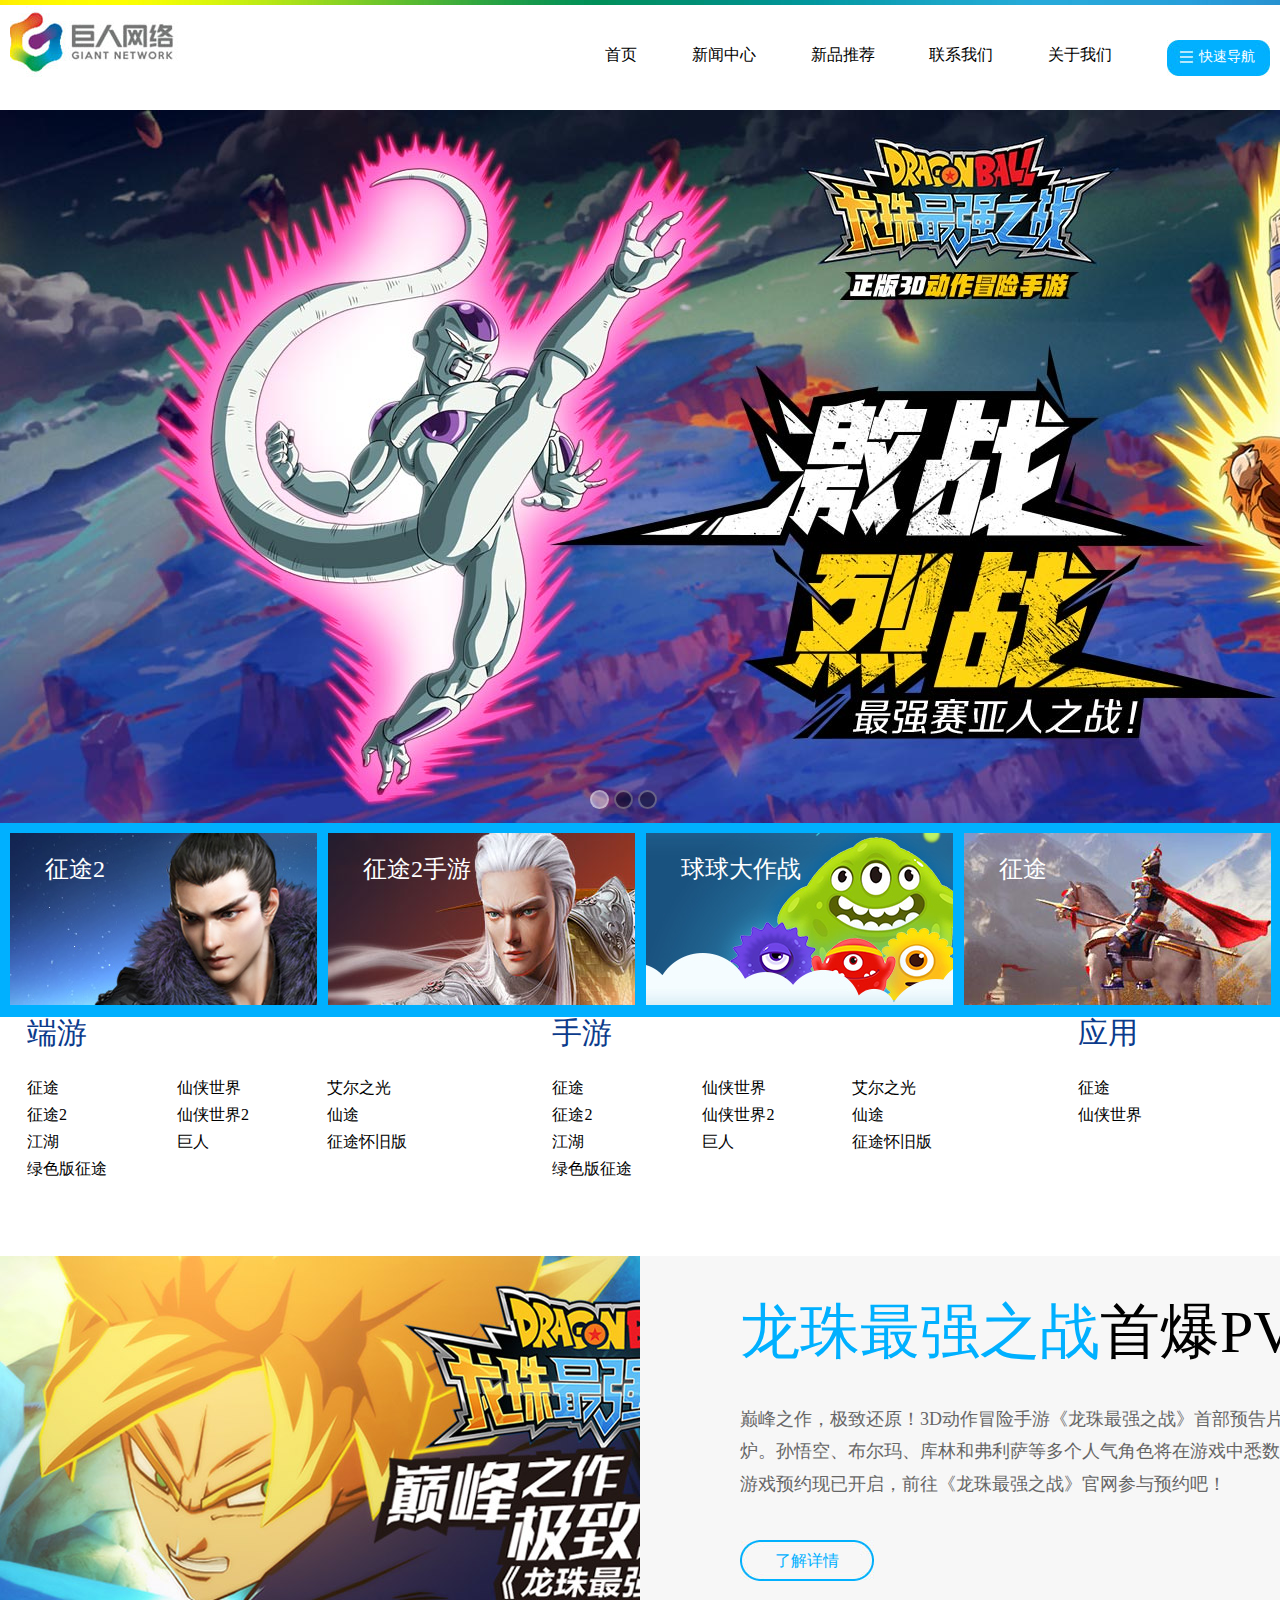
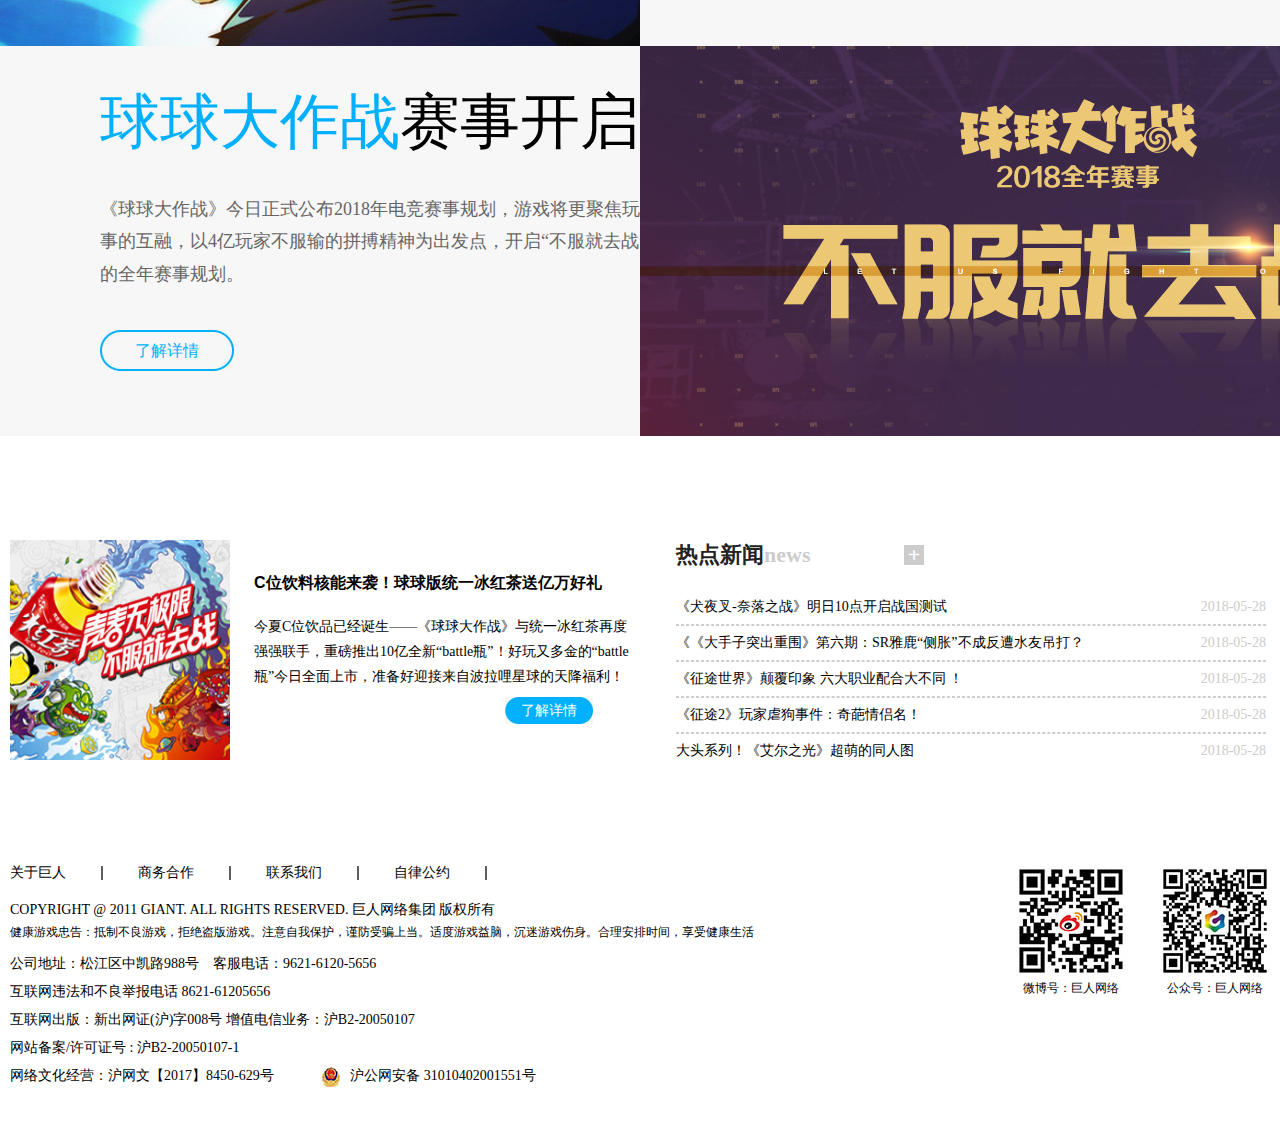
<file: index.html>
<!DOCTYPE html>
<html lang="en">
<head>
	<meta charset="UTF-8">
	<title>wangzhan</title>
	<link rel="stylesheet" href="css/wangzhan.css">
	<link rel="stylesheet" href="https://at.alicdn.com/t/font_675014_kujv7usqvhi79zfr.css">
	<script src="j2.js"></script>
</head>
<body>
	<header>
	<div class="top">
		<div class="head">
			<img src="img/logo.jpg" alt="">
			<div class="head_nav">
				<ul class="last">
					<li><a href="wangzhan.html">首页</a></li>
					<li><a href="newslist.html">新闻中心</a></li>
					<li><a href="new.html">新品推荐</a></li>
					<li><a href="contact.html">联系我们</a></li>
					<li><a href="aboutus.html">关于我们</a></li>
					<li><a class="quick_nav" href="">快速导航</a><div class="xiala">
			<div class="gg">
				<div class="d1">应用</div>
				<ul>
					<li><a href="">征途</a></li>
					<li><a href="">仙侠世界</a></li>
				</ul>
			</div>	
			<div class="gg">
				<div class="d1">巨人管家</div>
				<ul>
					<li><a href="">下载</a></li>
					<li><a href="">关于管家</a></li>
					<li><a href="">发现更多</a></li>
				</ul>
			</div>
			<div class="gg">
				<div class="d1">月圆之夜</div>
				<ul>
					<li><a href="">首页</a></li>
					<li><a href="">论坛</a></li>
					<li><a href="">攻略</a></li>
				</ul>
			</div>
					</div></li>
					
				</ul>
			</div>
		</div>
	</div>

	</header>
	<div class="section1">
		<div class="btn">
			<div></div>
			<div></div>
			<div></div>
		</div>
		<ul class="banner">
			<li></li>
			<li></li>
			<li></li>
		</ul>
	</div>
	<div class="section2">
		<div class="wraper">
			<ul class="recommend_list">
				<a href="">
					<li><img src="img/5947b9ab89052.jpg" alt="">
					<div>征途2</div>
					</li>
				</a>
				<a href="">
					<li><img src="img/5a3a24acb3765.jpg" alt=""><div>征途2手游</div></li>
				</a>
				<a href="">
					<li><img src="img/r1.jpg" alt=""><div>球球大作战</div></li>
				</a>
				<a href="">
					<li><img src="img/5ad48054d0325.jpg" alt=""><div>征途</div></li>
				</a>
				
			</ul>
		</div>
	</div>
	<div class="section3">
		<div class="wrapper">
			<div class="g1">
				<div class="d1">端游</div>
				<ul>
					<li><a href="">征途</a></li>
					<li><a href="">仙侠世界</a></li>
					<li><a href="">艾尔之光</a></li>
					<li><a href="">征途2</a></li>
					<li><a href="">仙侠世界2</a></li>
					<li><a href="">仙途</a></li>
					<li><a href="">江湖</a></li>
					<li><a href="">巨人</a></li>
					<li><a href="">征途怀旧版</a></li>
					<li><a href="">绿色版征途</a></li>
				</ul>
			</div>
			<div class="g2">
				<div class="d1">手游</div>
				<ul>
					<li><a href="">征途</a></li>
					<li><a href="">仙侠世界</a></li>
					<li><a href="">艾尔之光</a></li>
					<li><a href="">征途2</a></li>
					<li><a href="">仙侠世界2</a></li>
					<li><a href="">仙途</a></li>
					<li><a href="">江湖</a></li>
					<li><a href="">巨人</a></li>
					<li><a href="">征途怀旧版</a></li>
					<li><a href="">绿色版征途</a></li>
				</ul>
			</div>
			<div class="g3">
				<div class="d1">应用</div>
				<ul>
					<li><a href="">征途</a></li>
					<li><a href="">仙侠世界</a></li>
				</ul>
			</div>
		</div>
	</div>
	<div class="section4">
		<div class="section4l"><i class="iconfont icon-sanjiaofangxiangzuoshixin"></i></div>
		<div class="section4r">
			<div class="match_info">
				<p><span class="lanz">龙珠最强之战</span>首爆PV</p>
				<p>
				巅峰之作，极致还原！3D动作冒险手游《龙珠最强之战》首部预告片正式出炉。孙悟空、布尔玛、库林和弗利萨等多个人气角色将在游戏中悉数登场。游戏预约现已开启，前往《龙珠最强之战》官网参与预约吧！</p>
				<a href="longz.html"><div>了解详情</div>
					</a>
			</div>
		</div>
	</div>
	<div class="section4">
	<div class="section4r">
			<div class="match_info">
				<p><span class="lanz">球球大作战</span>赛事开启</p>
				<p>
				
	《球球大作战》今日正式公布2018年电竞赛事规划，游戏将更聚焦玩家与赛事的互融，以4亿玩家不服输的拼搏精神为出发点，开启“不服就去战”为主题的全年赛事规划。</p>
			<a href="xinwenye.html">	<div>了解详情</div></a>
			</div>
		</div>
		<div class="section4p"><i class="iconfont icon-sanjiaofangxiangyoushixin"></i></div>
		
	</div>
	<div class="section5">
		<div class="wrapper">
			<div class="wrapperl">
				<div class="newsl">
					<img src="img/zhan.jpg" alt="">
				</div>
				<div class="newsr">
				<a href="">
				<h3>
					C位饮料核能来袭！球球版统一冰红茶送亿万好礼</h3></a>
					<a href=""><p>
                  今夏C位饮品已经诞生——《球球大作战》与统一冰红茶再度强强联手，重磅推出10亿全新“battle瓶”！好玩又多金的“battle瓶”今日全面上市，准备好迎接来自波拉哩星球的天降福利！
                </p></a>
                <a class="genduo" href="">了解详情</a>
				</div>
			</div>
			<div class="wrapperr">
				<h2>热点新闻<span>news</span>
				<span>&nbsp;&nbsp;&nbsp;&nbsp;&nbsp;&nbsp;&nbsp;&nbsp;&nbsp;&nbsp;&nbsp;&nbsp;&nbsp;&nbsp;&nbsp;&nbsp;</span><a href="">+</a></h2>
				<div class="newslist">
					<ul>
						<li><a href=""><span>《犬夜叉-奈落之战》明日10点开启战国测试</span><span class="time">2018-05-28</span></a></li>
						<li><a href=""><span>《《大手子突出重围》第六期：SR雅鹿“侧胀”不成反遭水友吊打？</span><span class="time">2018-05-28</span></a></li>
						<li><a href=""><span>《征途世界》颠覆印象  六大职业配合大不同 ！</span><span class="time">2018-05-28</span></a></li>
						<li><a href=""><span>《征途2》玩家虐狗事件：奇葩情侣名！</span><span class="time">2018-05-28</span></a></li>
						<li><a href=""><span> 大头系列！《艾尔之光》超萌的同人图</span><span class="time">2018-05-28</span></a></li>
					</ul>
				</div>
			</div>
		</div>
	</div>
	<footer>
		<div class="wrapper">
			<div class="left">
				<ul class="list">
					<li>
						<a href="">关于巨人</a>
					</li>
					<li>
						<a href="">商务合作</a>
					</li>
					<li>
						<a href="">联系我们</a>
					</li>
					<li>
						<a href="">自律公约</a>
					</li>
				</ul>
				<p class="copyright">
					
                COPYRIGHT @ 2011 GIANT. ALL RIGHTS RESERVED. 巨人网络集团 版权所有
            
				</p>
				<p class="youxi">健康游戏忠告：抵制不良游戏，拒绝盗版游戏。注意自我保护，谨防受骗上当。适度游戏益脑，沉迷游戏伤身。合理安排时间，享受健康生活</p>
				<p class="bian">公司地址：松江区中凯路988号&nbsp;&nbsp;&nbsp;&nbsp;客服电话：9621-6120-5656<br>
                互联网违法和不良举报电话  8621-61205656<br>
                互联网出版：新出网证(沪)字008号 增值电信业务：沪B2-20050107<br>
                <a href="http://www.miitbeian.gov.cn/" target="_blank">网站备案/许可证号 : 沪B2-20050107-1 </a><br>
                网络文化经营：沪网文【2017】8450-629号
                <a href="http://www.beian.gov.cn/portal/registerSystemInfo?recordcode=31010402001551" target="_blank"><span class="gongan"></span>沪公网安备 31010402001551号</a></p>
			</div>
			<div class="right">
				<div class="p1"><img src="img/qrcode1.jpg" alt=""><p>
                微博号：巨人网络</p></div>
				<div class="p2"><img src="img/qrcode2.jpg" alt=""><p>
                    公众号：巨人网络
                </p></div>
			</div>
		</div>
	</footer>
</body>
</html>
</file>
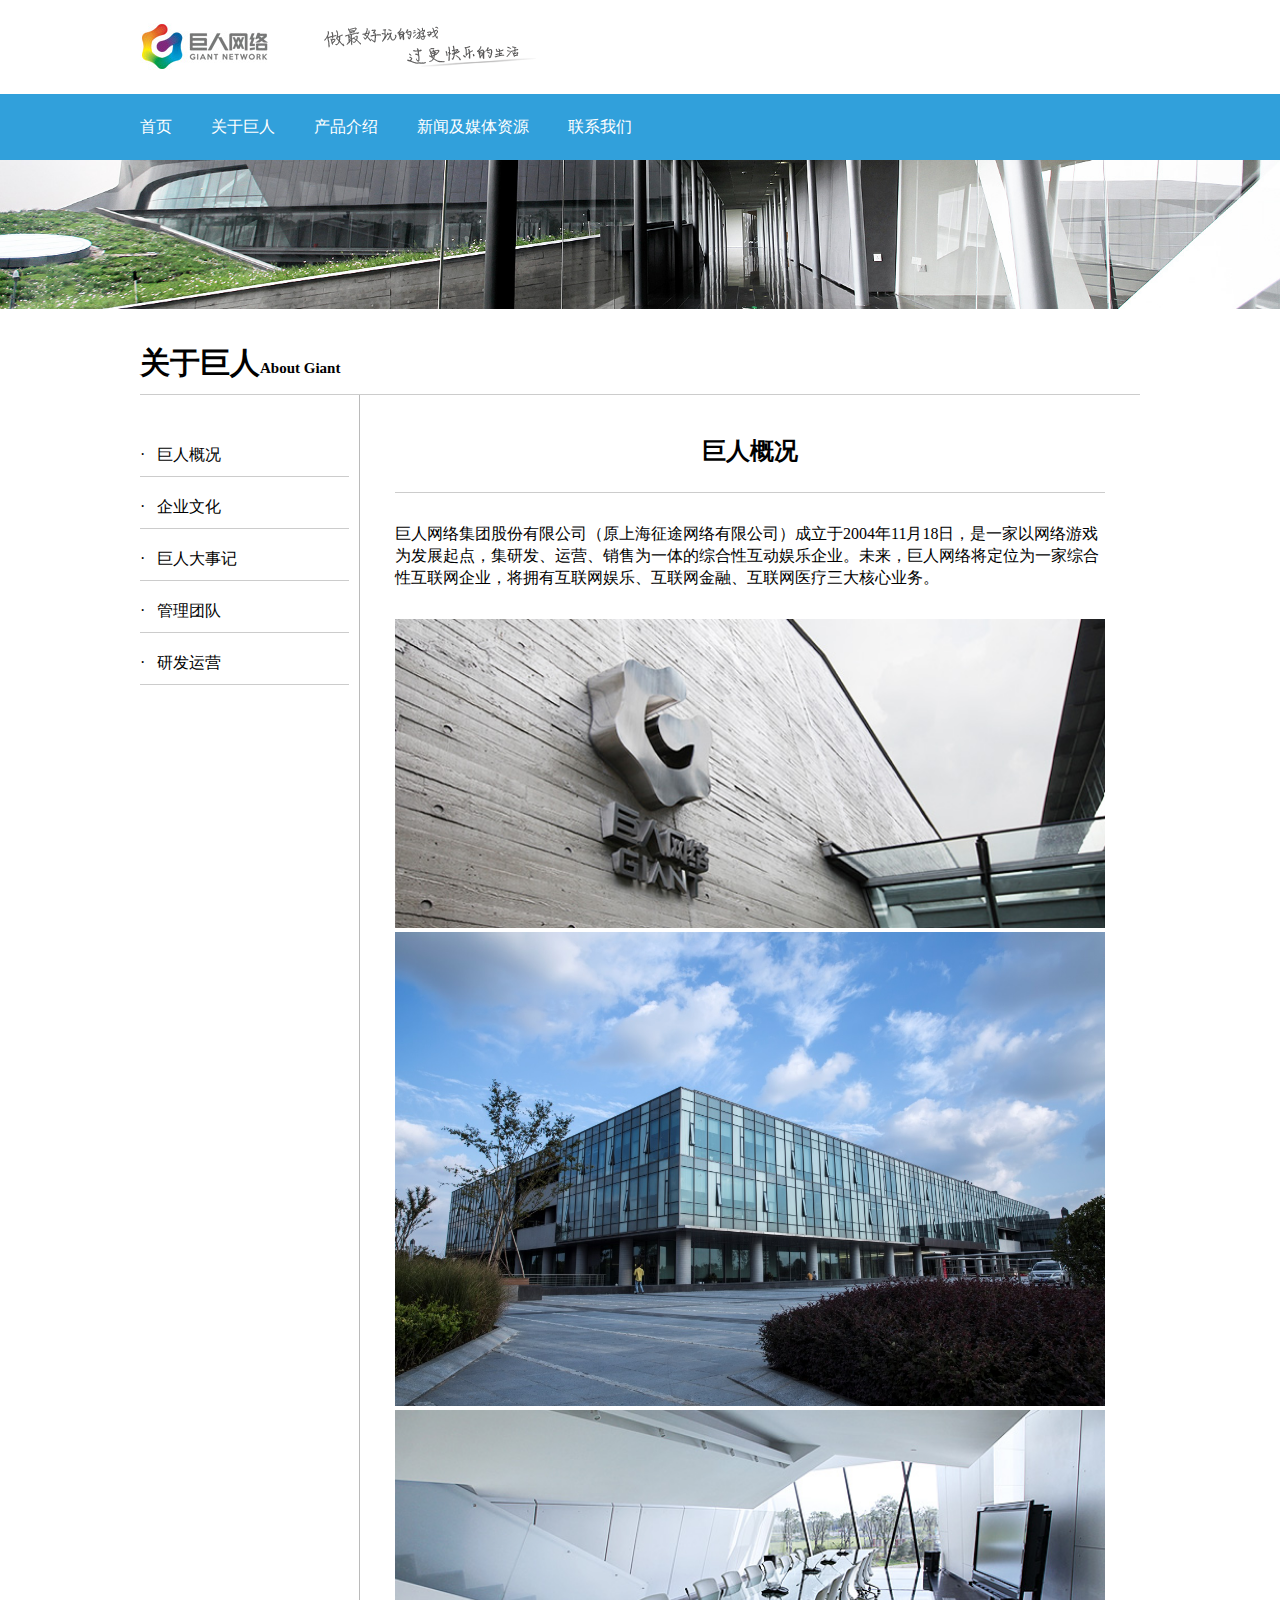
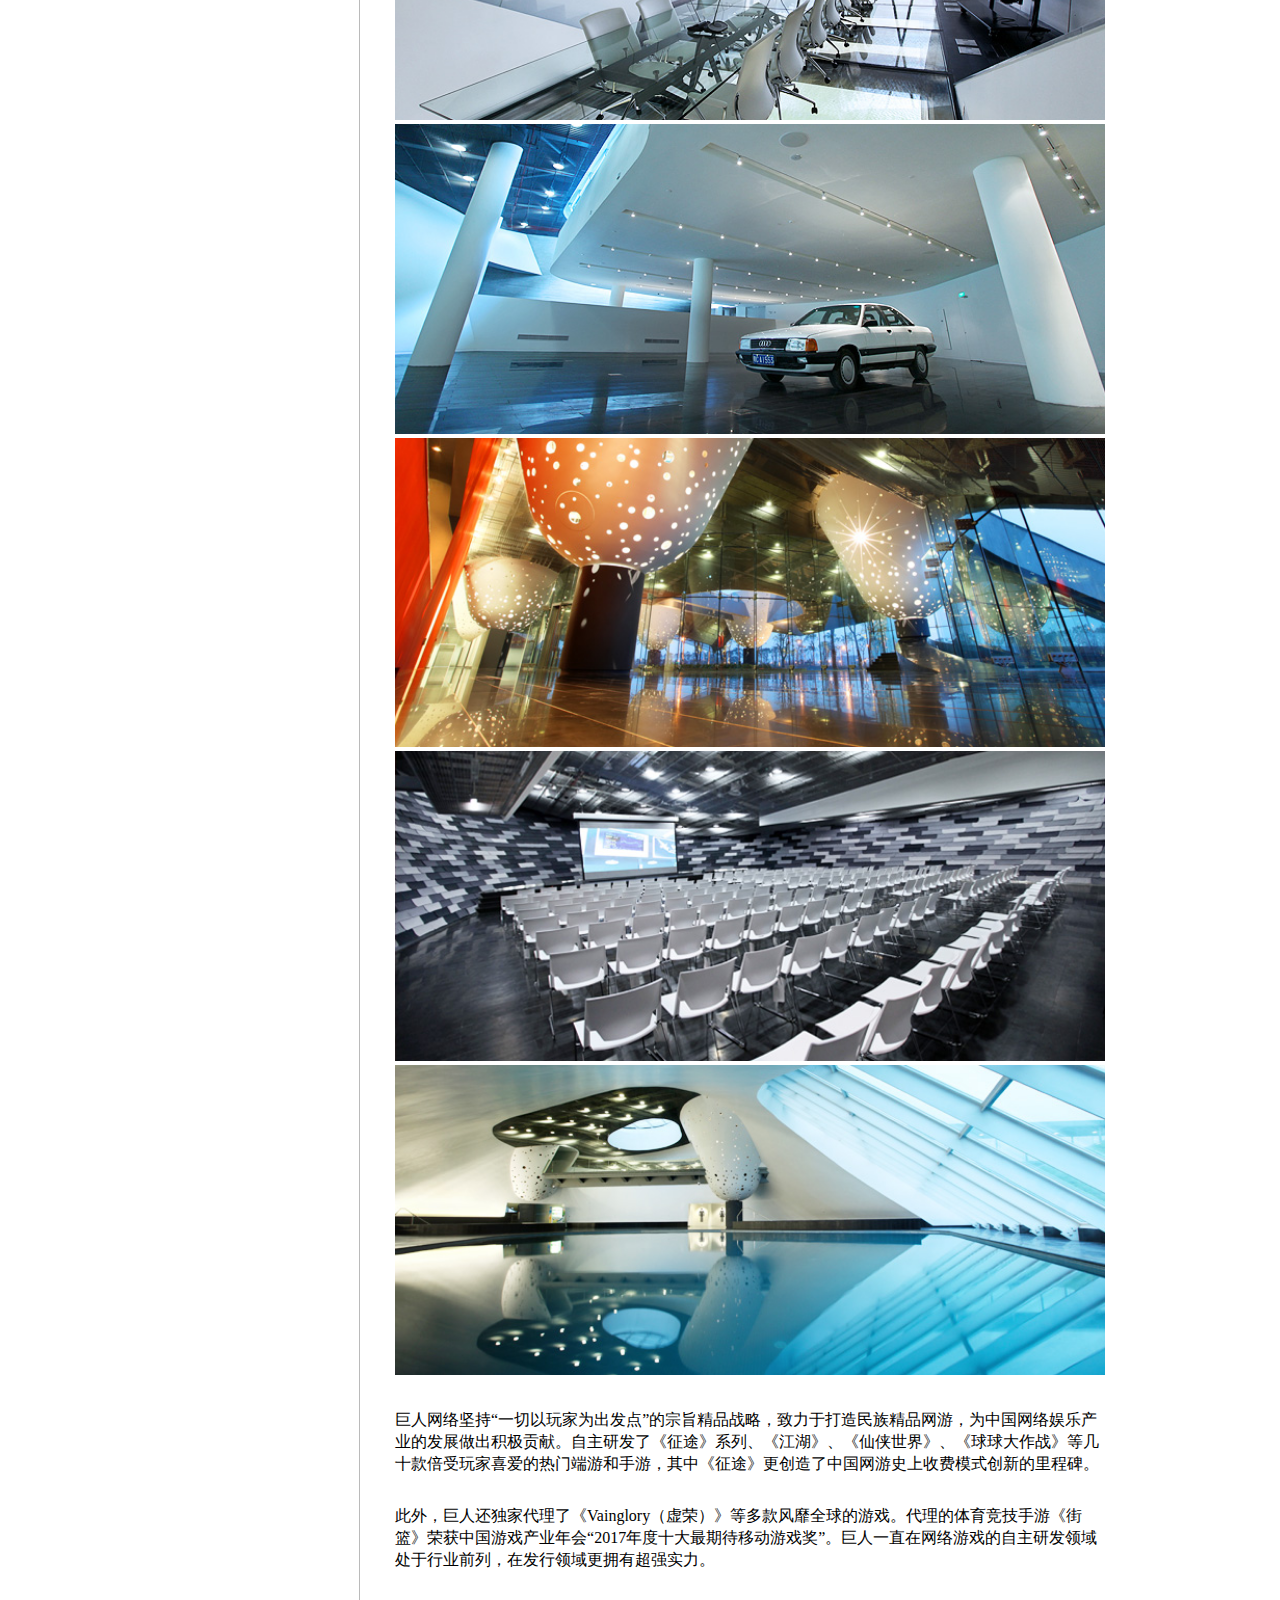
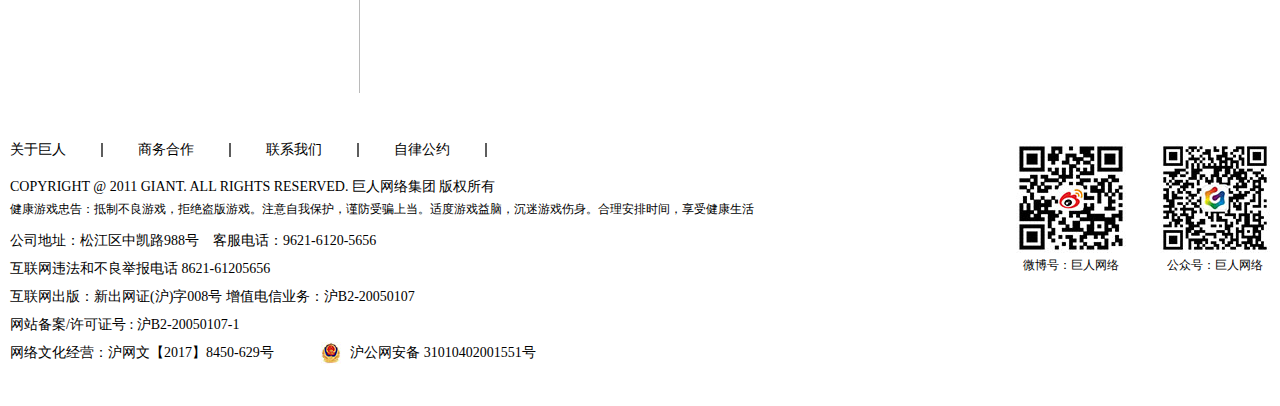
<file: aboutus.html>
<!DOCTYPE html>
<html lang="en">
<head>
	<meta charset="UTF-8">
	<title>p2</title>
	<link rel="stylesheet" href="css/p2.css">
	<link rel="stylesheet" href="https://at.alicdn.com/t/font_675014_kujv7usqvhi79zfr.css">
	<script src="jquery-3.3.1.js"></script>
</head>
<body>
	<header>
		<div class="head">
			<div class="log1"><img src="img/logo.png" alt=""></div>
			<div class="log2"><img src="img/sloganTxt.png" alt=""></div>
		</div>
	</header>
	<div class="section1">
		<nav>
			<ul>
				<li><a href="wangzhan.html">首页&nbsp;<i class="iconfont icon-sanjiaofangxiangyoushixin"></i>
				</a></li>
				<li><a href="aboutus.html">关于巨人&nbsp;<i class="iconfont icon-sanjiaofangxiangyoushixin"></i>
					<div class="xl">
						<p>关于</p>
						<p>巨人网络</p>
						<p>关于巨人</p>
					</div>
				</a></li>
				<li><a href="new.html">产品介绍&nbsp;<i class="iconfont icon-sanjiaofangxiangyoushixin"></i><div class="xl">
					<p>产品详情</p>
					<p>产品种类</p>
					<p>查看更多</p>
				</div></a></li>
				<li><a href="newslist.html">新闻及媒体资源&nbsp;<i class="iconfont icon-sanjiaofangxiangyoushixin"></i>
					<div class="xl">
						<p>更多新闻</p>
						<p>媒体资源地址</p>
						<p>关于巨人</p>
					</div>
				</a></li>
				<li><a href="contact.html">联系我们&nbsp;<i class="iconfont icon-sanjiaofangxiangyoushixin"></i><div class="xl">
					<p>联系电话</p>
					<p>地址</p>
				</div></a></li>
			</ul>
		</nav>
	</div>
	<div class="section2"><img src="img/environment.jpg" alt=""></div>
	<div class="section3">
		<h2>关于巨人<span>About Giant</span></h2>
		<div class="s2">
			<div class="zuo">
				<ul class="list">
					<li>
						<a href="">·&nbsp;&nbsp;&nbsp;巨人概况</a>
						<a href="">·&nbsp;&nbsp;&nbsp;企业文化</a>
						<a href="">·&nbsp;&nbsp;&nbsp;巨人大事记</a>
						<a href="">·&nbsp;&nbsp;&nbsp;管理团队</a>
						<a href="">·&nbsp;&nbsp;&nbsp;研发运营</a>
					</li>
				</ul>
			</div>
			<div class="you">
				<h3>巨人概况</h3>
				<p>巨人网络集团股份有限公司（原上海征途网络有限公司）成立于2004年11月18日，是一家以网络游戏为发展起点，集研发、运营、销售为一体的综合性互动娱乐企业。未来，巨人网络将定位为一家综合性互联网企业，将拥有互联网娱乐、互联网金融、互联网医疗三大核心业务。</p>
				<ul>
					<li><img src="img/ov1.jpg" alt=""></li>
					<li><img src="img/0ddb65282bd9c38c964687940b79341b.jpg" alt=""></li>
					<li><img src="img/ov2.jpg" alt=""></li>
					<li><img src="img/ov3.jpg" alt=""></li>
					<li><img src="img/ov4.jpg" alt=""></li>
					<li><img src="img/ov5.jpg" alt=""></li>
					<li><img src="img/ov6.jpg" alt=""></li>
				</ul>
				<p>巨人网络坚持“一切以玩家为出发点”的宗旨精品战略，致力于打造民族精品网游，为中国网络娱乐产业的发展做出积极贡献。自主研发了《征途》系列、《江湖》、《仙侠世界》、《球球大作战》等几十款倍受玩家喜爱的热门端游和手游，其中《征途》更创造了中国网游史上收费模式创新的里程碑。</p>
				<p>此外，巨人还独家代理了《Vainglory（虚荣）》等多款风靡全球的游戏。代理的体育竞技手游《街篮》荣获中国游戏产业年会“2017年度十大最期待移动游戏奖”。巨人一直在网络游戏的自主研发领域处于行业前列，在发行领域更拥有超强实力。</p>
			</div>
		</div>
	</div>
	<footer>
		<div class="wrapper">
			<div class="left">
				<ul class="list">
					<li>
						<a href="">关于巨人</a>
					</li>
					<li>
						<a href="">商务合作</a>
					</li>
					<li>
						<a href="">联系我们</a>
					</li>
					<li>
						<a href="">自律公约</a>
					</li>
				</ul>
				<p class="copyright">
					
                COPYRIGHT @ 2011 GIANT. ALL RIGHTS RESERVED. 巨人网络集团 版权所有
            
				</p>
				<p class="youxi">健康游戏忠告：抵制不良游戏，拒绝盗版游戏。注意自我保护，谨防受骗上当。适度游戏益脑，沉迷游戏伤身。合理安排时间，享受健康生活</p>
				<p class="bian">公司地址：松江区中凯路988号&nbsp;&nbsp;&nbsp;&nbsp;客服电话：9621-6120-5656<br>
                互联网违法和不良举报电话  8621-61205656<br>
                互联网出版：新出网证(沪)字008号 增值电信业务：沪B2-20050107<br>
                <a href="http://www.miitbeian.gov.cn/" target="_blank">网站备案/许可证号 : 沪B2-20050107-1 </a><br>
                网络文化经营：沪网文【2017】8450-629号
                <a href="http://www.beian.gov.cn/portal/registerSystemInfo?recordcode=31010402001551" target="_blank"><span class="gongan"></span>沪公网安备 31010402001551号</a></p>
			</div>
			<div class="right">
				<div class="p1"><img src="img/qrcode1.jpg" alt=""><p>
                微博号：巨人网络</p></div>
				<div class="p2"><img src="img/qrcode2.jpg" alt=""><p>
                    公众号：巨人网络
                </p></div>
			</div>
		</div>
	</footer>
</body>
</html>
<script>
let xl=$(".xl")
    $(".section1 nav li a").mouseenter(function () {
        $(this).children(xl).slideDown("fast");})
    $(".section1 nav li").mouseleave(function () {
        $(".xl").slideUp("fast");
    })
</script>
</file>
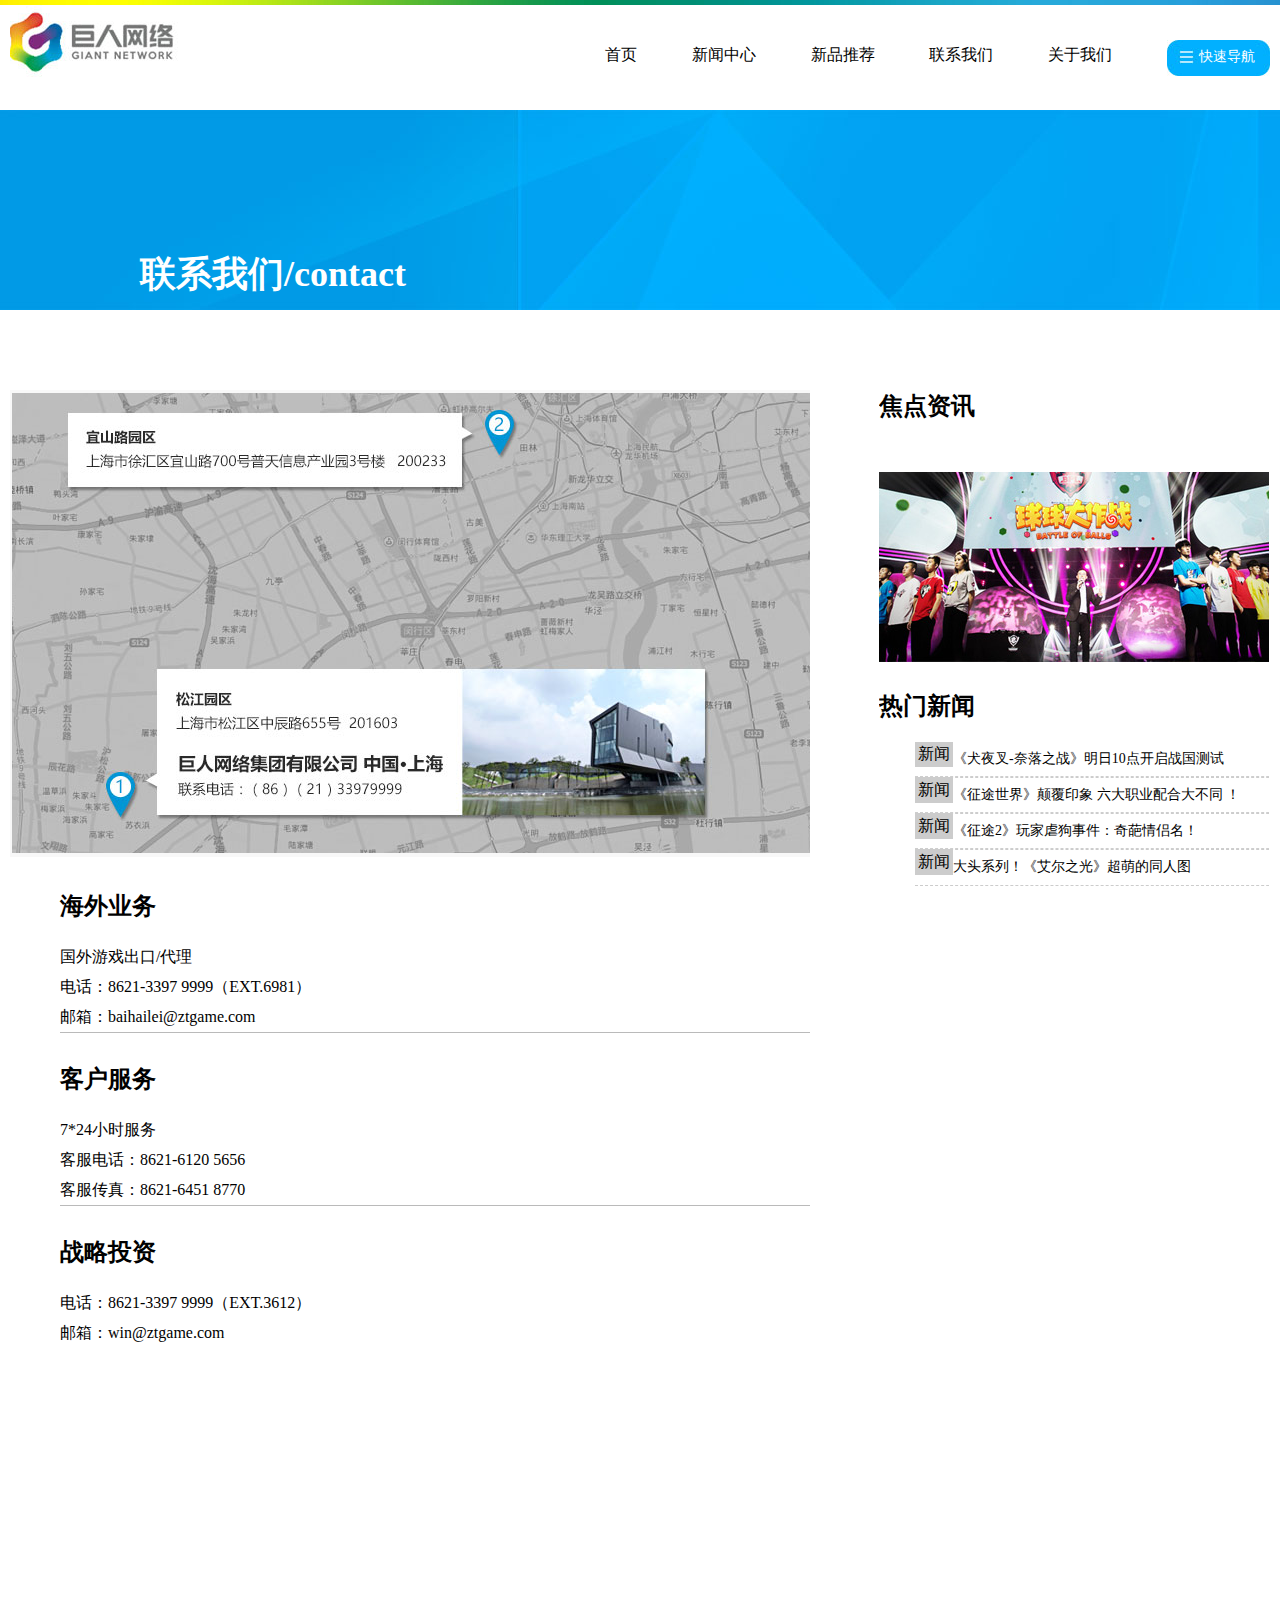
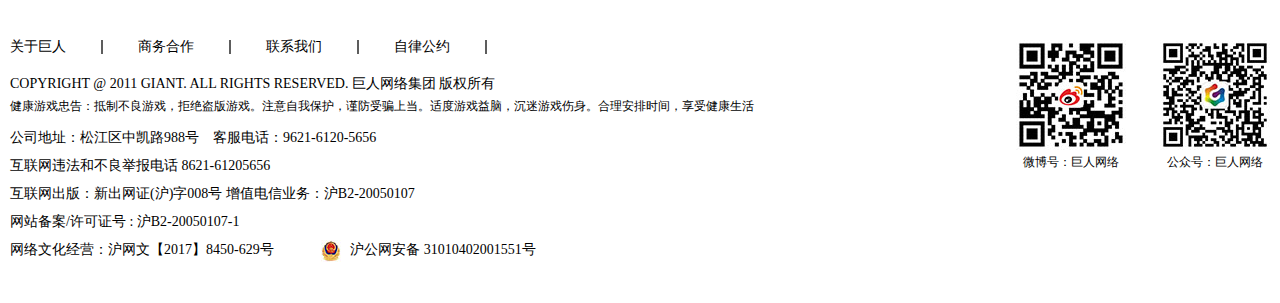
<file: contact.html>
<!DOCTYPE html>
<html lang="en">
<head>
	<meta charset="UTF-8">
	<title>p6</title>
	<link rel="stylesheet" href="css/p6.css">
</head>
<body>
	<header>
	<div class="top">
		<div class="head">
			<img src="img/logo.jpg" alt="">
			<div class="head_nav">
				<ul class="last">
					<li><a href="wangzhan.html">首页</a></li>
					<li><a href="newslist.html">新闻中心</a></li>
					<li><a href="new.html">新品推荐</a></li>
					<li><a href="contact.html">联系我们</a></li>
					<li><a href="aboutus.html">关于我们</a></li>
					<li><a class="quick_nav" href="">快速导航</a></li>
					
				</ul>
			</div>
		</div></div>

	</header>
	<div class="s1">
		<div class="s11">
			<h2>联系我们<span>/contact</span></h2>
		</div>
	</div>
	<div class="s2">
		<div class="s22">
			<div class="s221">
				<div class="us">
					<ul>
						<li>
							<h2>海外业务</h2>
							<p>国外游戏出口/代理<br>

电话：8621-3397 9999（EXT.6981）<br>

邮箱：baihailei@ztgame.com</p>
						</li>
						<li>
							<h2>客户服务</h2>
							<p>7*24小时服务<br>

客服电话：8621-6120 5656 <br>

客服传真：8621-6451 8770</p>
						</li>
						
						<li>
							<h2>战略投资</h2>
							<p>电话：8621-3397 9999（EXT.3612）<br>

邮箱：win@ztgame.com</p>
						</li>
					</ul>
				</div>
			</div>
			<div class="s222">
				<div class="s2221">
					<h2>焦点资讯</h2>
					<img src="img/59ba5a8e02d2a.jpg" alt="">
				</div>
				<div class="s2222">
					<h2>热门新闻</h2>
					<div class="newslist">
					<ul>
						<li><div>新闻</div><a href=""><span>《犬夜叉-奈落之战》明日10点开启战国测试</span><span class="time"></span></a></li>
						<li><div>新闻</div><a href=""><span>《征途世界》颠覆印象  六大职业配合大不同 ！</span><span class="time"></span></a></li>
						<li><div>新闻</div><a href=""><span>《征途2》玩家虐狗事件：奇葩情侣名！</span><span class="time"></span></a></li>
						<li><div>新闻</div><a href=""><span> 大头系列！《艾尔之光》超萌的同人图</span><span class="time"></span></a></li>
					</ul>
				</div>
				</div>
			</div>
		</div>
	</div>
		<footer>
		<div class="wrapper">
			<div class="left">
				<ul class="list">
					<li>
						<a href="">关于巨人</a>
					</li>
					<li>
						<a href="">商务合作</a>
					</li>
					<li>
						<a href="">联系我们</a>
					</li>
					<li>
						<a href="">自律公约</a>
					</li>
				</ul>
				<p class="copyright">
					
                COPYRIGHT @ 2011 GIANT. ALL RIGHTS RESERVED. 巨人网络集团 版权所有
            
				</p>
				<p class="youxi">健康游戏忠告：抵制不良游戏，拒绝盗版游戏。注意自我保护，谨防受骗上当。适度游戏益脑，沉迷游戏伤身。合理安排时间，享受健康生活</p>
				<p class="bian">公司地址：松江区中凯路988号&nbsp;&nbsp;&nbsp;&nbsp;客服电话：9621-6120-5656<br>
                互联网违法和不良举报电话  8621-61205656<br>
                互联网出版：新出网证(沪)字008号 增值电信业务：沪B2-20050107<br>
                <a href="http://www.miitbeian.gov.cn/" target="_blank">网站备案/许可证号 : 沪B2-20050107-1 </a><br>
                网络文化经营：沪网文【2017】8450-629号
                <a href="http://www.beian.gov.cn/portal/registerSystemInfo?recordcode=31010402001551" target="_blank"><span class="gongan"></span>沪公网安备 31010402001551号</a></p>
			</div>
			<div class="right">
				<div class="p1"><img src="img/qrcode1.jpg" alt=""><p>
                微博号：巨人网络</p></div>
				<div class="p2"><img src="img/qrcode2.jpg" alt=""><p>
                    公众号：巨人网络
                </p></div>
			</div>
		</div>
	</footer>
</body>
</html>
</file>
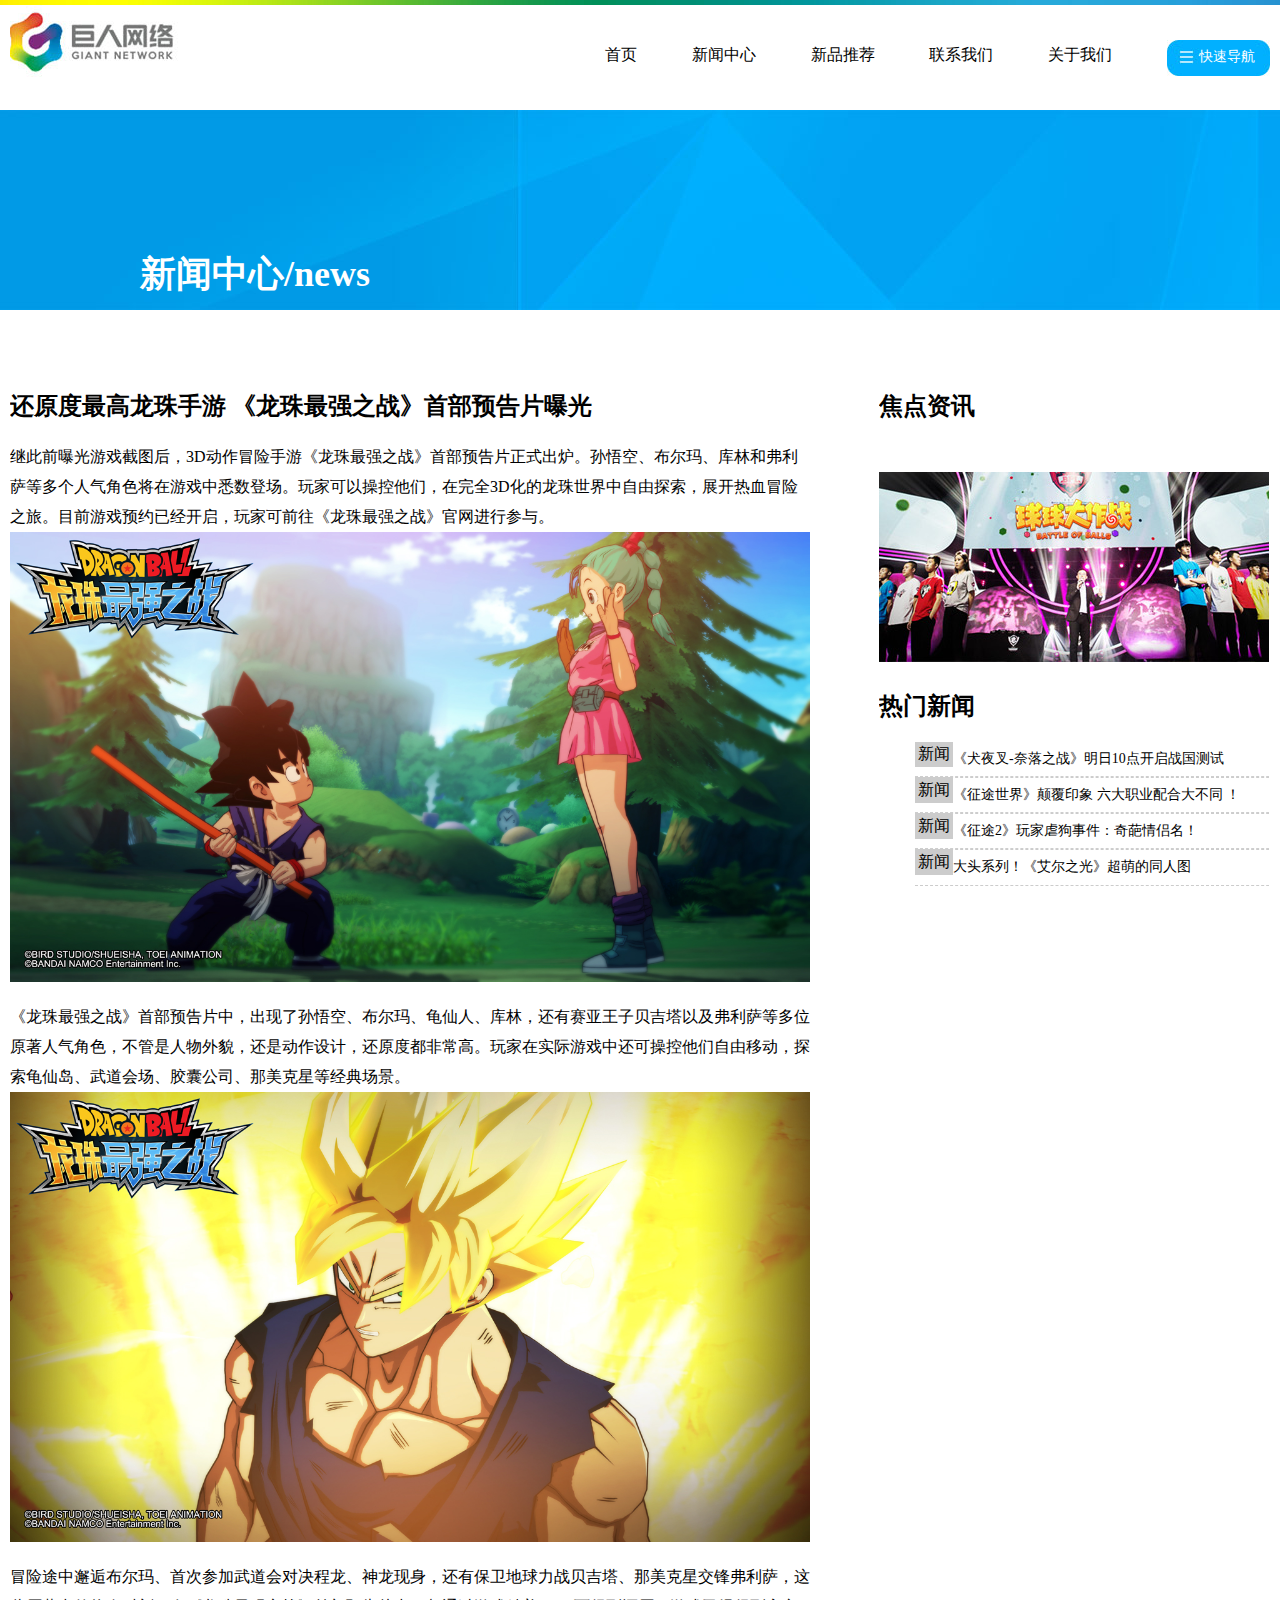
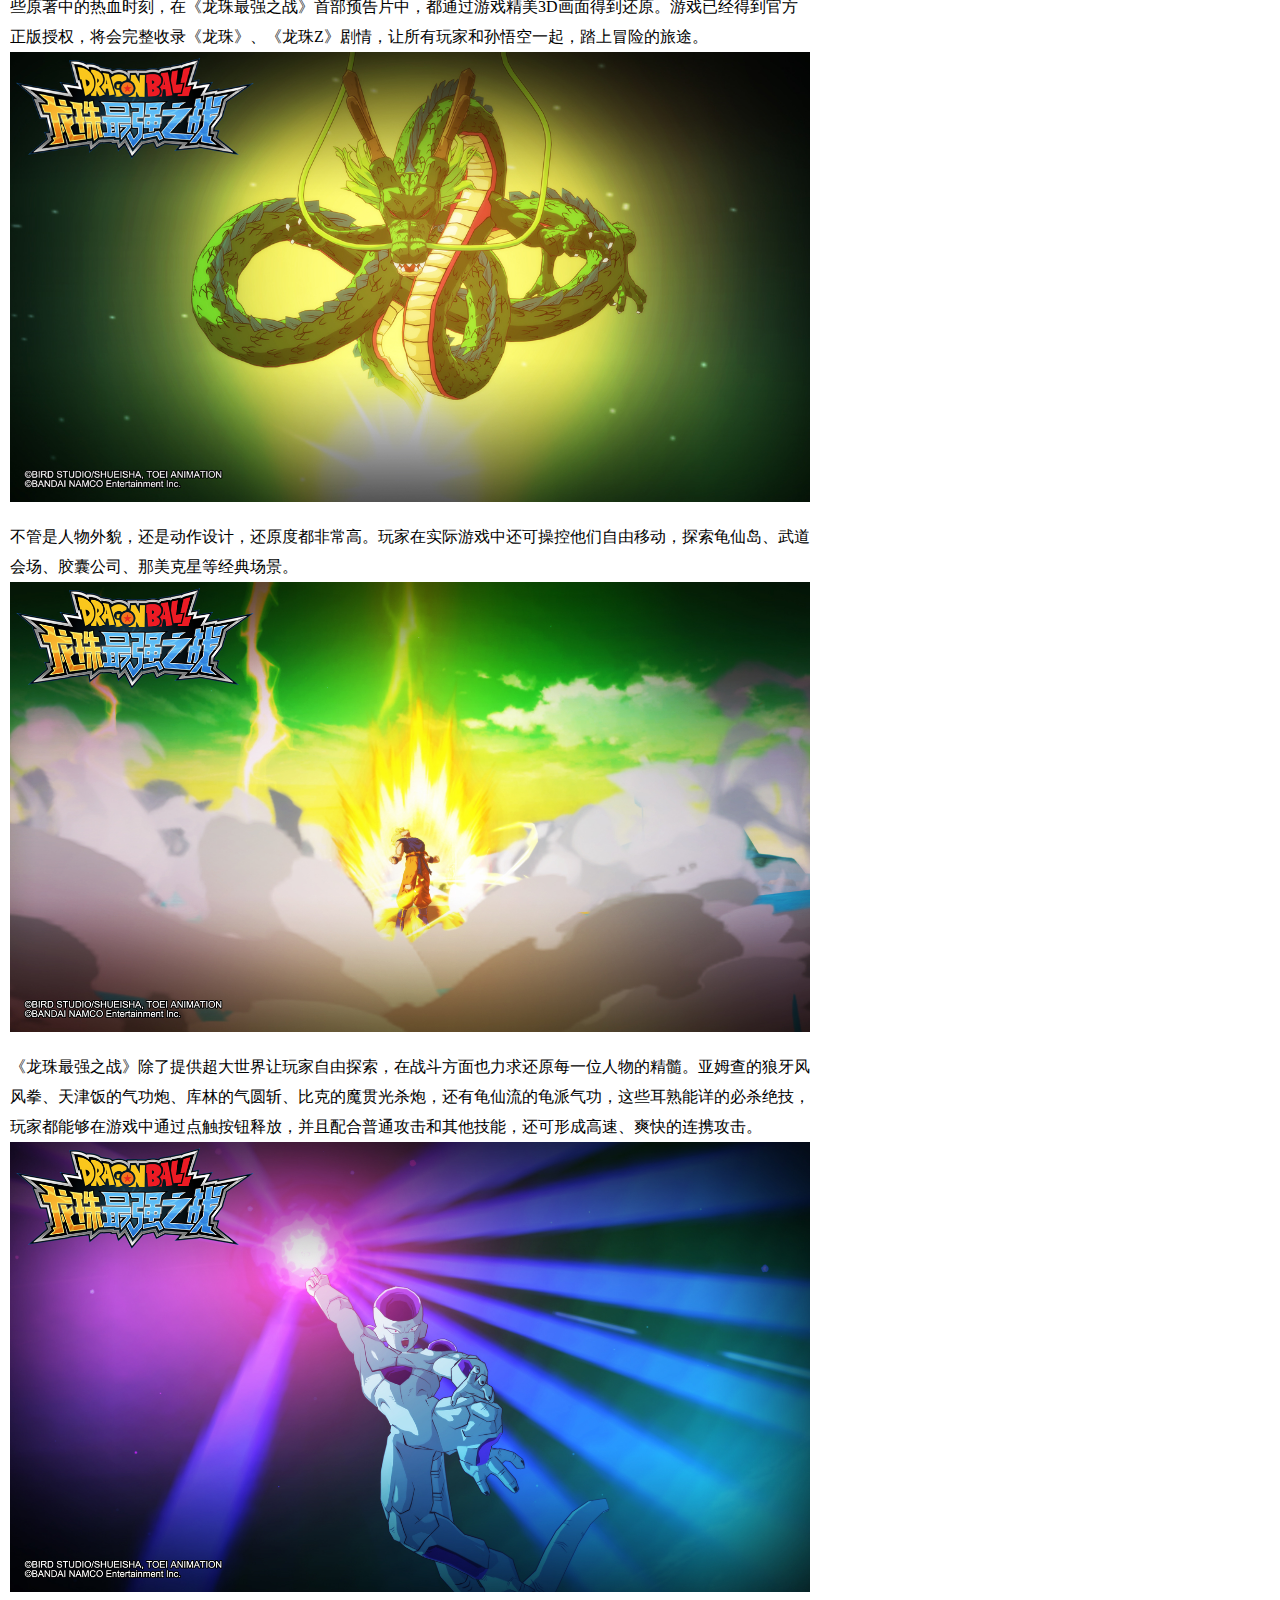
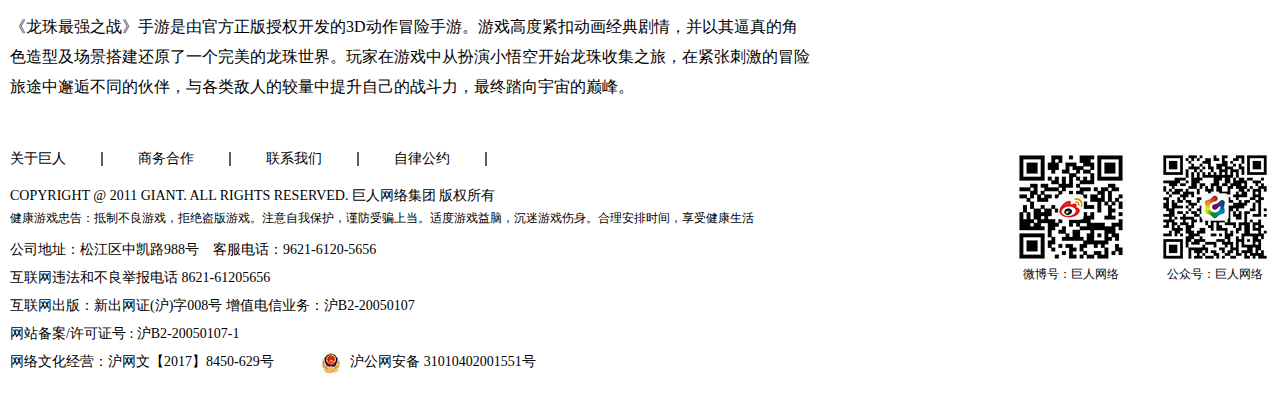
<file: longz.html>
<!DOCTYPE html>
<html lang="en">
<head>
	<meta charset="UTF-8">
	<title>p3</title>
	<link rel="stylesheet" href="css/longz.css">
</head>
<body>
	<header>
	<div class="top">
		<div class="head">
			<img src="img/logo.jpg" alt="">
			<div class="head_nav">
				<ul class="last">
					<li><a href="wangzhan.html">首页</a></li>
					<li><a href="newslist.html">新闻中心</a></li>
					<li><a href="new.html">新品推荐</a></li>
					<li><a href="contact.html">联系我们</a></li>
					<li><a href="aboutus.html">关于我们</a></li>
					<li><a class="quick_nav" href="">快速导航</a></li>
					
				</ul>
			</div>
		</div></div>

	</header>
	<div class="s1">
		<div class="s11">
			<h2>新闻中心<span>/news</span></h2>
		</div>
	</div>
	<div class="s2">
		<div class="s22">
			<div class="s221">
				<h2>还原度最高龙珠手游 《龙珠最强之战》首部预告片曝光</h2>
				<p>
                    继此前曝光游戏截图后，3D动作冒险手游《龙珠最强之战》首部预告片正式出炉。孙悟空、布尔玛、库林和弗利萨等多个人气角色将在游戏中悉数登场。玩家可以操控他们，在完全3D化的龙珠世界中自由探索，展开热血冒险之旅。目前游戏预约已经开启，玩家可前往《龙珠最强之战》官网进行参与。</p>
                    <img src="img/lzzzzzz.jpg" alt="">
                    <p>《龙珠最强之战》首部预告片中，出现了孙悟空、布尔玛、龟仙人、库林，还有赛亚王子贝吉塔以及弗利萨等多位原著人气角色，不管是人物外貌，还是动作设计，还原度都非常高。玩家在实际游戏中还可操控他们自由移动，探索龟仙岛、武道会场、胶囊公司、那美克星等经典场景。</p>
                    <img src="img/lzz.jpg" alt="">
                    <p>冒险途中邂逅布尔玛、首次参加武道会对决程龙、神龙现身，还有保卫地球力战贝吉塔、那美克星交锋弗利萨，这些原著中的热血时刻，在《龙珠最强之战》首部预告片中，都通过游戏精美3D画面得到还原。游戏已经得到官方正版授权，将会完整收录《龙珠》、《龙珠Z》剧情，让所有玩家和孙悟空一起，踏上冒险的旅途。</p>
                    <img src="img/lzzz.jpg" alt="">
                    <p>不管是人物外貌，还是动作设计，还原度都非常高。玩家在实际游戏中还可操控他们自由移动，探索龟仙岛、武道会场、胶囊公司、那美克星等经典场景。</p>
                     <img src="img/lzzzz.jpg" alt="">
                    <p>《龙珠最强之战》除了提供超大世界让玩家自由探索，在战斗方面也力求还原每一位人物的精髓。亚姆查的狼牙风风拳、天津饭的气功炮、库林的气圆斩、比克的魔贯光杀炮，还有龟仙流的龟派气功，这些耳熟能详的必杀绝技，玩家都能够在游戏中通过点触按钮释放，并且配合普通攻击和其他技能，还可形成高速、爽快的连携攻击。</p>
                    <img src="img/lzzzzzzzz.jpg" alt="">
                    <p>《龙珠最强之战》手游是由官方正版授权开发的3D动作冒险手游。游戏高度紧扣动画经典剧情，并以其逼真的角色造型及场景搭建还原了一个完美的龙珠世界。玩家在游戏中从扮演小悟空开始龙珠收集之旅，在紧张刺激的冒险旅途中邂逅不同的伙伴，与各类敌人的较量中提升自己的战斗力，最终踏向宇宙的巅峰。</p>
			</div>
			<div class="s222">
				<div class="s2221">
					<h2>焦点资讯</h2>
					<img src="img/59ba5a8e02d2a.jpg" alt="">
				</div>
				<div class="s2222">
					<h2>热门新闻</h2>
					<div class="newslist">
					<ul>
						<li><div>新闻</div><a href=""><span>《犬夜叉-奈落之战》明日10点开启战国测试</span><span class="time"></span></a></li>
						<li><div>新闻</div><a href=""><span>《征途世界》颠覆印象  六大职业配合大不同 ！</span><span class="time"></span></a></li>
						<li><div>新闻</div><a href=""><span>《征途2》玩家虐狗事件：奇葩情侣名！</span><span class="time"></span></a></li>
						<li><div>新闻</div><a href=""><span> 大头系列！《艾尔之光》超萌的同人图</span><span class="time"></span></a></li>
					</ul>
				</div>
				</div>
			</div>
		</div>
	</div>
		<footer>
		<div class="wrapper">
			<div class="left">
				<ul class="list">
					<li>
						<a href="">关于巨人</a>
					</li>
					<li>
						<a href="">商务合作</a>
					</li>
					<li>
						<a href="">联系我们</a>
					</li>
					<li>
						<a href="">自律公约</a>
					</li>
				</ul>
				<p class="copyright">
					
                COPYRIGHT @ 2011 GIANT. ALL RIGHTS RESERVED. 巨人网络集团 版权所有
            
				</p>
				<p class="youxi">健康游戏忠告：抵制不良游戏，拒绝盗版游戏。注意自我保护，谨防受骗上当。适度游戏益脑，沉迷游戏伤身。合理安排时间，享受健康生活</p>
				<p class="bian">公司地址：松江区中凯路988号&nbsp;&nbsp;&nbsp;&nbsp;客服电话：9621-6120-5656<br>
                互联网违法和不良举报电话  8621-61205656<br>
                互联网出版：新出网证(沪)字008号 增值电信业务：沪B2-20050107<br>
                <a href="http://www.miitbeian.gov.cn/" target="_blank">网站备案/许可证号 : 沪B2-20050107-1 </a><br>
                网络文化经营：沪网文【2017】8450-629号
                <a href="http://www.beian.gov.cn/portal/registerSystemInfo?recordcode=31010402001551" target="_blank"><span class="gongan"></span>沪公网安备 31010402001551号</a></p>
			</div>
			<div class="right">
				<div class="p1"><img src="img/qrcode1.jpg" alt=""><p>
                微博号：巨人网络</p></div>
				<div class="p2"><img src="img/qrcode2.jpg" alt=""><p>
                    公众号：巨人网络
                </p></div>
			</div>
		</div>
	</footer>
</body>
</html>
</file>
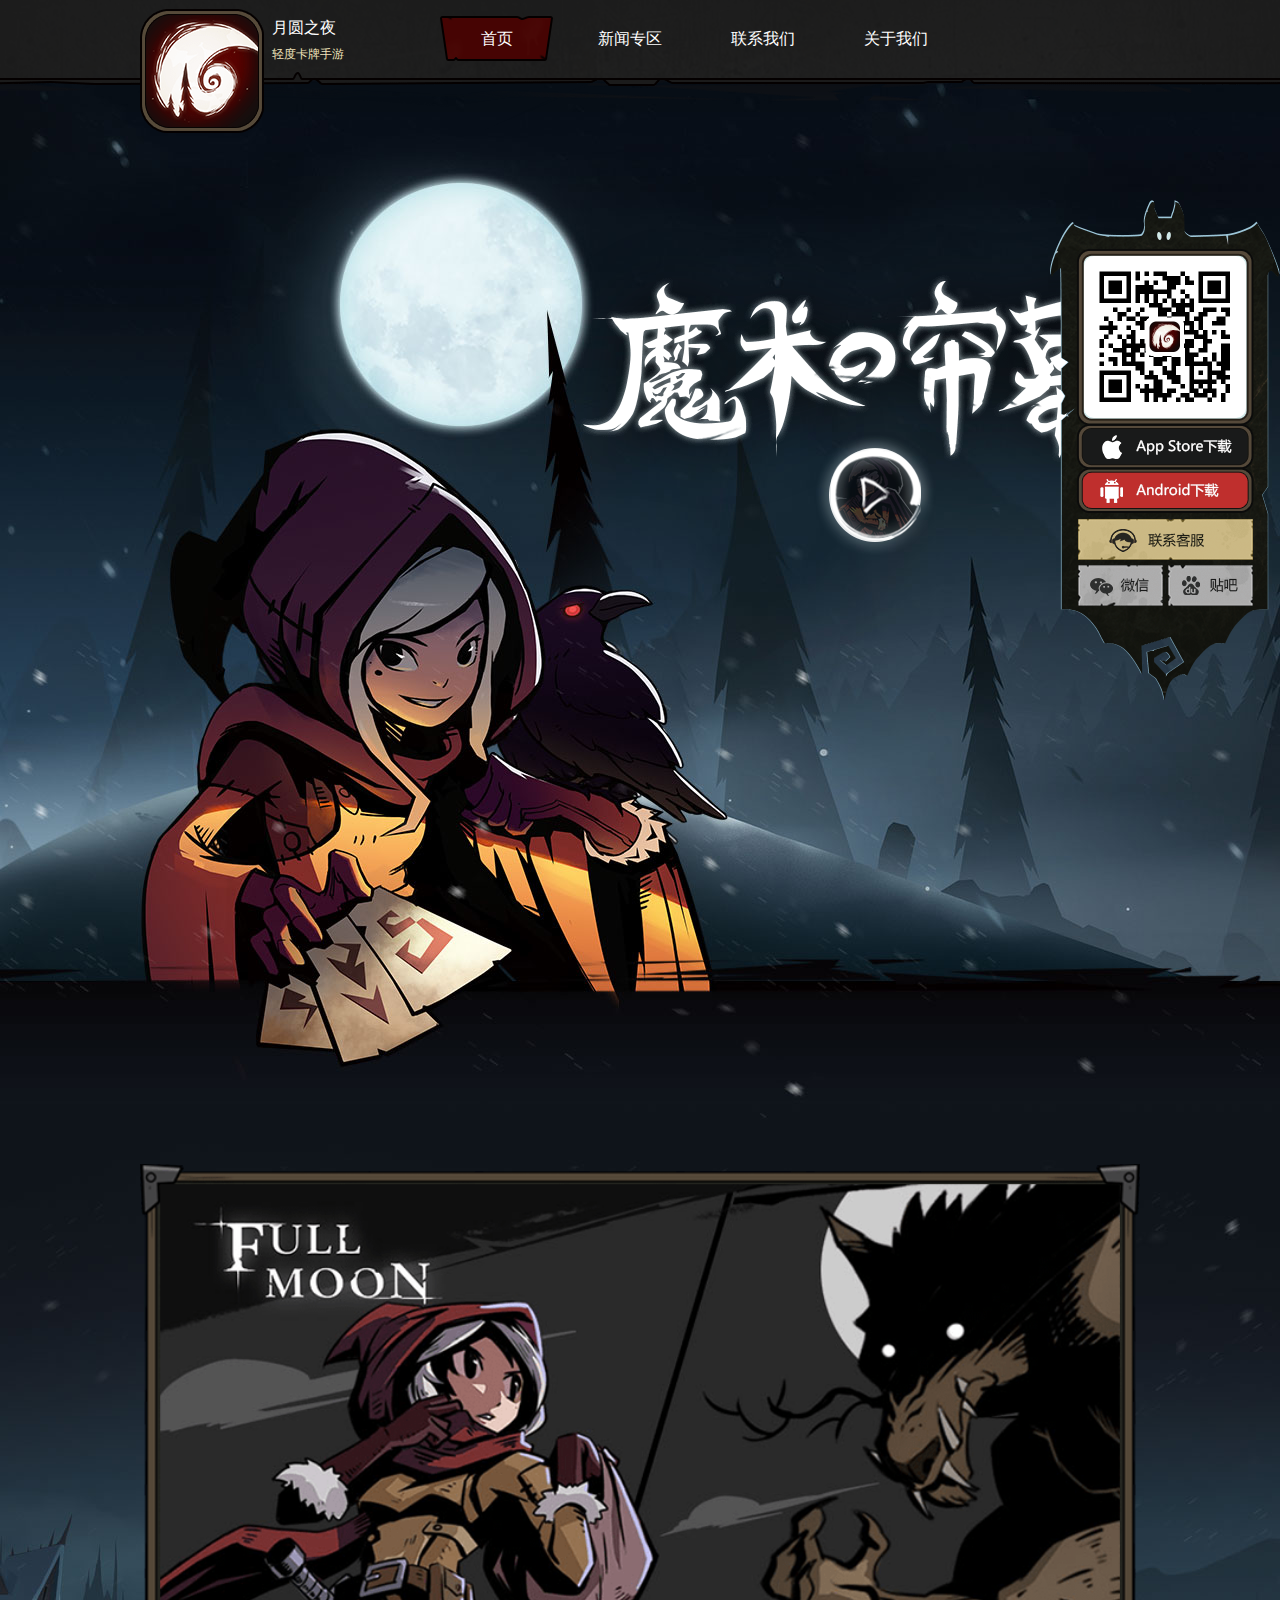
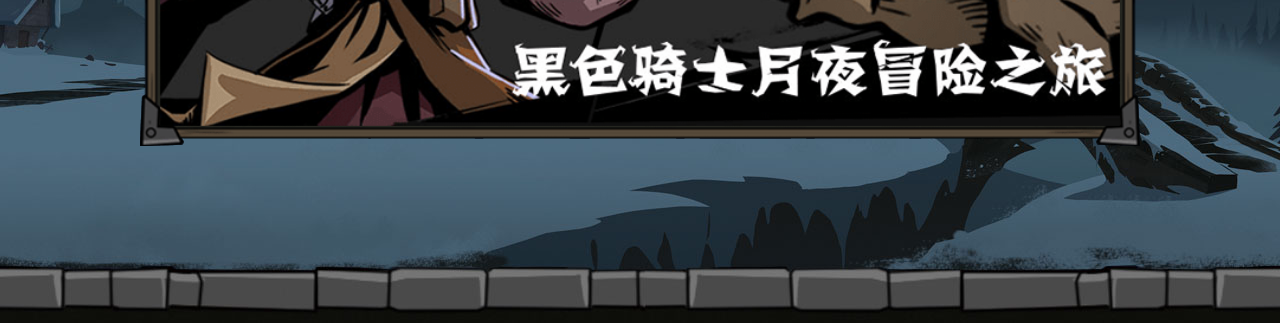
<file: new.html>
<!DOCTYPE html>
<html lang="en">
<head>
	<meta charset="UTF-8">
	<title>p5</title>
	<link rel="stylesheet" href="css/p5.css">
	<script src="jquery-3.3.1.js"></script>
	<script src="jss.js"></script>
</head>
<body>
<div class="bg">
	<header>
	
		<div class="wrap">
		<a class="icon" href="">
			<span>月圆之夜</span>
			轻度卡牌手游</a>
			<p>
				<a href="wangzhan.html">首页</a>
				<a href="newslist.html">新闻专区</a>
				<a href="contact.html">联系我们</a>
				<a href="aboutus.html">关于我们</a>
			</p>
		</div>
		
	</header>
	<div class="s2">
		<a href="" class="slogn"></a>
		<a href="" class="player">
			<span class="rot1"></span>
			<span class="rot2"></span>
		</a>
		<div class="banner">
			<div class="img">
				<img class="w2" src="img/pic2.png" alt="">
				<img class="w2" src="img/pic1.png" alt="">
				<img class="w2" src="img/pic4.png" alt="">
			</div>
		</div>
	</div>
	
	</div>
	<div class="retcov">
		<a href=""><img src="img/yueyuanzhiye.png" alt=""></a>
	</div>
	
</body>
</html>
</file>
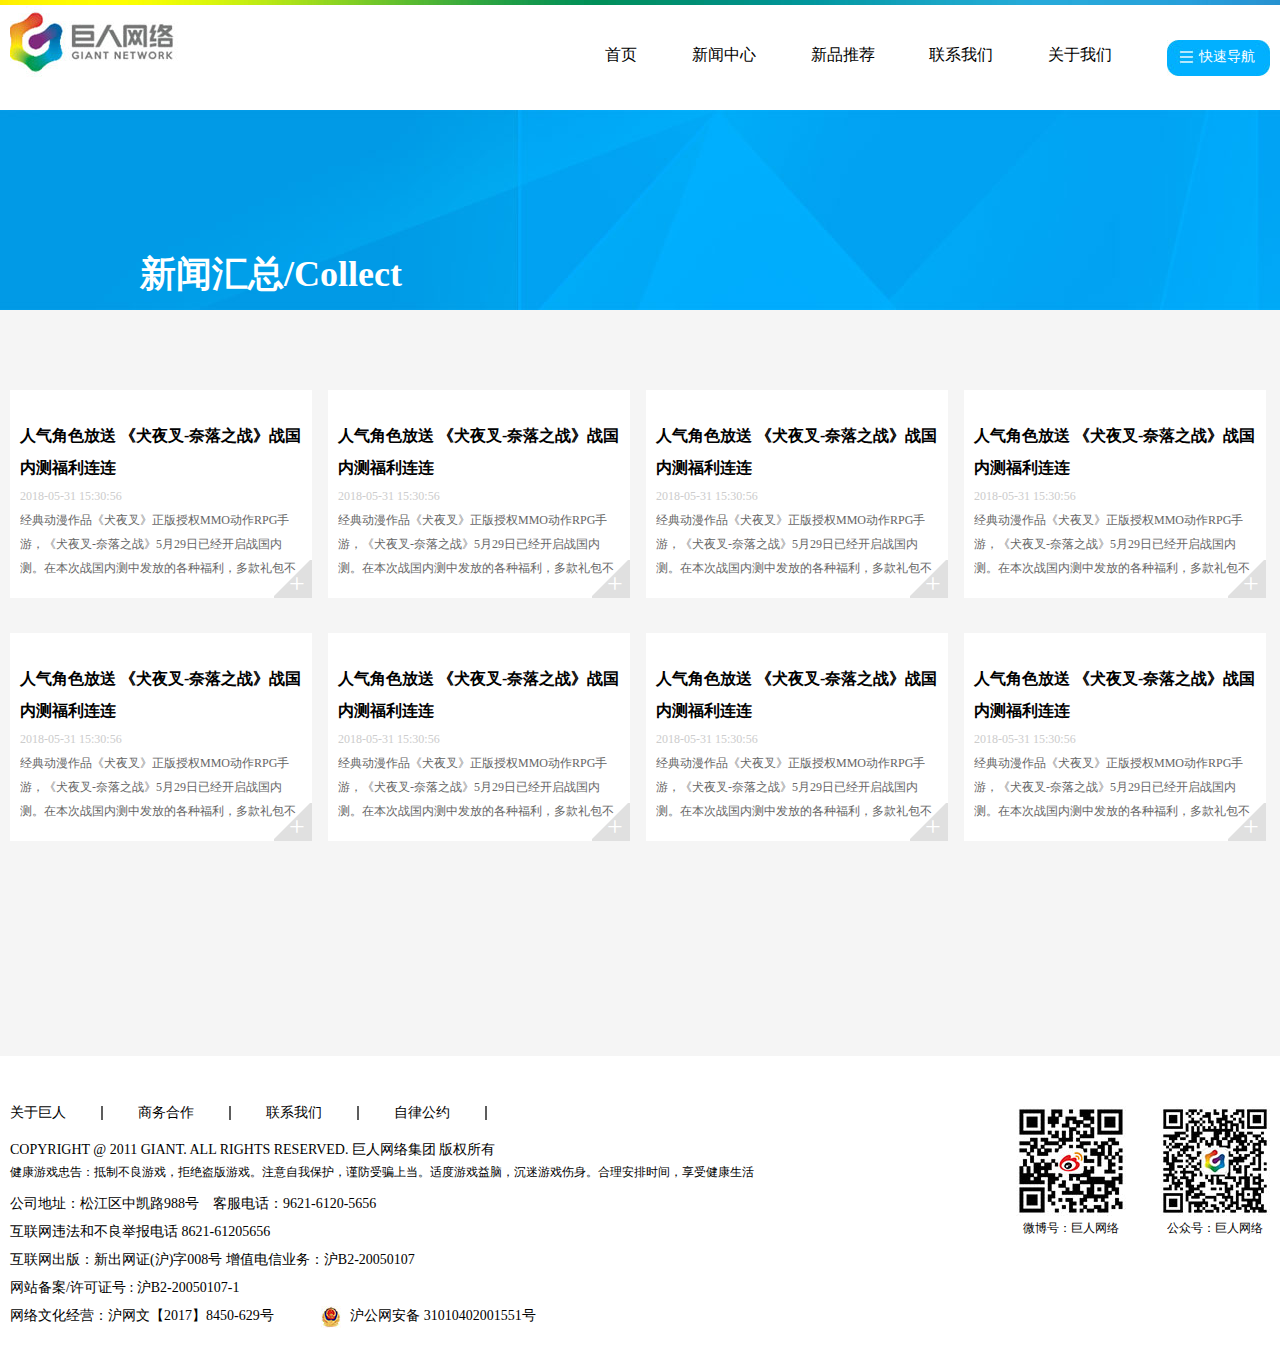
<file: newslist.html>
<!DOCTYPE html>
<html lang="en">
<head>
	<meta charset="UTF-8">
	<title>p4</title>
	<link rel="stylesheet" href="css/p4.css">
</head>
<body>
	<header>
	<div class="top">
		<div class="head">
			<img src="img/logo.jpg" alt="">
			<div class="head_nav">
				<ul class="last">
					<li><a href="wangzhan.html">首页</a></li>
					<li><a href="newslist.html">新闻中心</a></li>
					<li><a href="new.html">新品推荐</a></li>
					<li><a href="contact.html">联系我们</a></li>
					<li><a href="aboutus.html">关于我们</a></li>
					<li><a class="quick_nav" href="">快速导航</a></li>
					
				</ul>
			</div>
		</div></div>

	</header>
	<div class="s1">
		<div class="s11">
			<h2>新闻汇总<span>/Collect</span></h2>
		</div>
	</div>
	<div class="s2">
		<div class="s22">
			<div class="s221">
				<ul class="newslist">
				<a href="">
						<li>
							<h3>人气角色放送 《犬夜叉-奈落之战》战国内测福利连连</h3>
							<p class="time">2018-05-31 15:30:56</p>
							<p class="news">
                            经典动漫作品《犬夜叉》正版授权MMO动作RPG手游，《犬夜叉-奈落之战》5月29日已经开启战国内测。在本次战国内测中发放的各种福利，多款礼包不但包含实用道具，更有用于抽取角色的魂珠让你迅速获得自己的本命。
                        </p>
                        <span class="newsmore">+</span>
						</li>
						<li>
							<h3>人气角色放送 《犬夜叉-奈落之战》战国内测福利连连</h3>
							<p class="time">2018-05-31 15:30:56</p>
							<p class="news">
                            经典动漫作品《犬夜叉》正版授权MMO动作RPG手游，《犬夜叉-奈落之战》5月29日已经开启战国内测。在本次战国内测中发放的各种福利，多款礼包不但包含实用道具，更有用于抽取角色的魂珠让你迅速获得自己的本命。
                        </p>
                        <span class="newsmore">+</span>
						</li>
						<li>
							<h3>人气角色放送 《犬夜叉-奈落之战》战国内测福利连连</h3>
							<p class="time">2018-05-31 15:30:56</p>
							<p class="news">
                            经典动漫作品《犬夜叉》正版授权MMO动作RPG手游，《犬夜叉-奈落之战》5月29日已经开启战国内测。在本次战国内测中发放的各种福利，多款礼包不但包含实用道具，更有用于抽取角色的魂珠让你迅速获得自己的本命。
                        </p>
                        <span class="newsmore">+</span>
						</li>
						<li>
							<h3>人气角色放送 《犬夜叉-奈落之战》战国内测福利连连</h3>
							<p class="time">2018-05-31 15:30:56</p>
							<p class="news">
                            经典动漫作品《犬夜叉》正版授权MMO动作RPG手游，《犬夜叉-奈落之战》5月29日已经开启战国内测。在本次战国内测中发放的各种福利，多款礼包不但包含实用道具，更有用于抽取角色的魂珠让你迅速获得自己的本命。
                        </p>
                        <span class="newsmore">+</span>
						</li>
						<li>
							<h3>人气角色放送 《犬夜叉-奈落之战》战国内测福利连连</h3>
							<p class="time">2018-05-31 15:30:56</p>
							<p class="news">
                            经典动漫作品《犬夜叉》正版授权MMO动作RPG手游，《犬夜叉-奈落之战》5月29日已经开启战国内测。在本次战国内测中发放的各种福利，多款礼包不但包含实用道具，更有用于抽取角色的魂珠让你迅速获得自己的本命。
                        </p>
                        <span class="newsmore">+</span>
						</li>
						<li>
							<h3>人气角色放送 《犬夜叉-奈落之战》战国内测福利连连</h3>
							<p class="time">2018-05-31 15:30:56</p>
							<p class="news">
                            经典动漫作品《犬夜叉》正版授权MMO动作RPG手游，《犬夜叉-奈落之战》5月29日已经开启战国内测。在本次战国内测中发放的各种福利，多款礼包不但包含实用道具，更有用于抽取角色的魂珠让你迅速获得自己的本命。
                        </p>
                        <span class="newsmore">+</span>
						</li>
						<li>
							<h3>人气角色放送 《犬夜叉-奈落之战》战国内测福利连连</h3>
							<p class="time">2018-05-31 15:30:56</p>
							<p class="news">
                            经典动漫作品《犬夜叉》正版授权MMO动作RPG手游，《犬夜叉-奈落之战》5月29日已经开启战国内测。在本次战国内测中发放的各种福利，多款礼包不但包含实用道具，更有用于抽取角色的魂珠让你迅速获得自己的本命。
                        </p>
                        <span class="newsmore">+</span>
						</li>
						<li>
							<h3>人气角色放送 《犬夜叉-奈落之战》战国内测福利连连</h3>
							<p class="time">2018-05-31 15:30:56</p>
							<p class="news">
                            经典动漫作品《犬夜叉》正版授权MMO动作RPG手游，《犬夜叉-奈落之战》5月29日已经开启战国内测。在本次战国内测中发放的各种福利，多款礼包不但包含实用道具，更有用于抽取角色的魂珠让你迅速获得自己的本命。
                        </p>
                        <span class="newsmore">+</span>
						</li>
					</a>
				</ul>
			</div>
			<div class="s222"></div>
		</div>
	</div>
	<footer>
		<div class="wrapper">
			<div class="left">
				<ul class="list">
					<li>
						<a href="">关于巨人</a>
					</li>
					<li>
						<a href="">商务合作</a>
					</li>
					<li>
						<a href="">联系我们</a>
					</li>
					<li>
						<a href="">自律公约</a>
					</li>
				</ul>
				<p class="copyright">
					
                COPYRIGHT @ 2011 GIANT. ALL RIGHTS RESERVED. 巨人网络集团 版权所有
            
				</p>
				<p class="youxi">健康游戏忠告：抵制不良游戏，拒绝盗版游戏。注意自我保护，谨防受骗上当。适度游戏益脑，沉迷游戏伤身。合理安排时间，享受健康生活</p>
				<p class="bian">公司地址：松江区中凯路988号&nbsp;&nbsp;&nbsp;&nbsp;客服电话：9621-6120-5656<br>
                互联网违法和不良举报电话  8621-61205656<br>
                互联网出版：新出网证(沪)字008号 增值电信业务：沪B2-20050107<br>
                <a href="http://www.miitbeian.gov.cn/" target="_blank">网站备案/许可证号 : 沪B2-20050107-1 </a><br>
                网络文化经营：沪网文【2017】8450-629号
                <a href="http://www.beian.gov.cn/portal/registerSystemInfo?recordcode=31010402001551" target="_blank"><span class="gongan"></span>沪公网安备 31010402001551号</a></p>
			</div>
			<div class="right">
				<div class="p1"><img src="img/qrcode1.jpg" alt=""><p>
                微博号：巨人网络</p></div>
				<div class="p2"><img src="img/qrcode2.jpg" alt=""><p>
                    公众号：巨人网络
                </p></div>
			</div>
		</div>
	</footer>
</body>
</html>
</file>
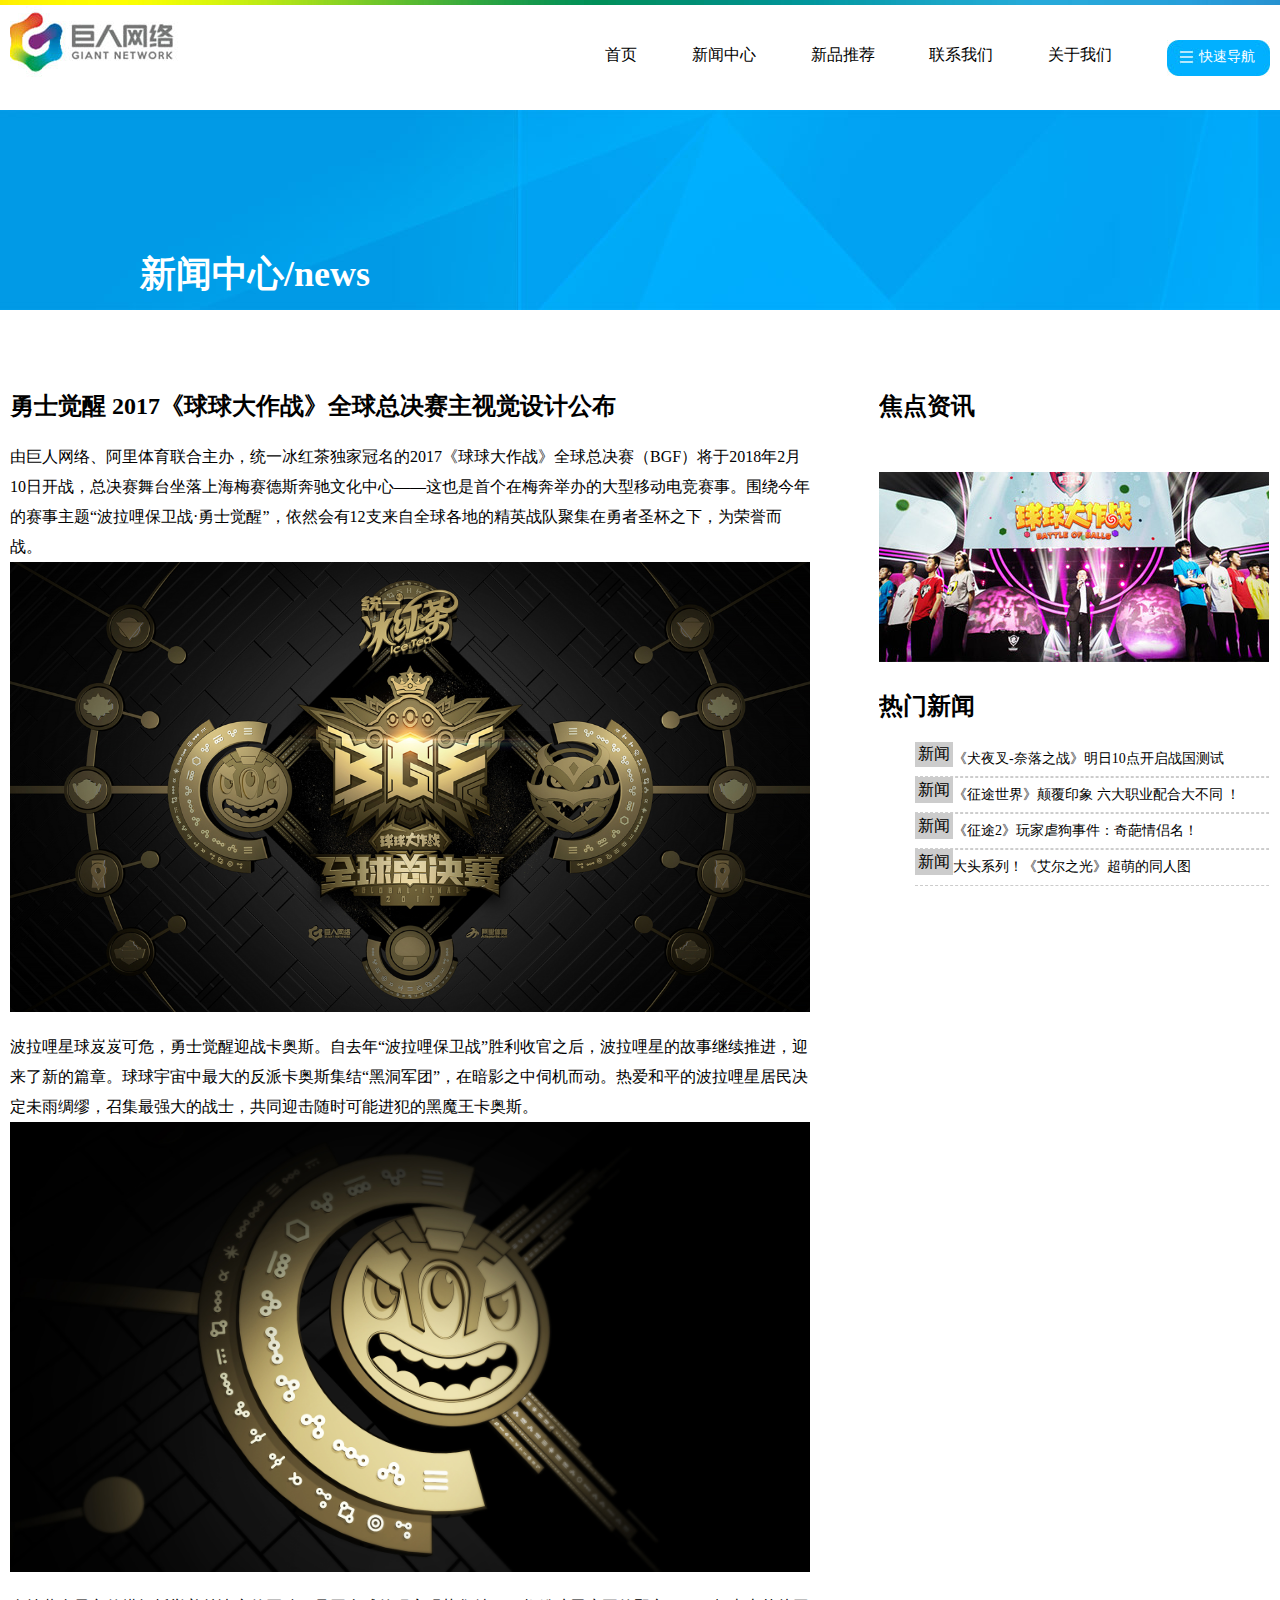
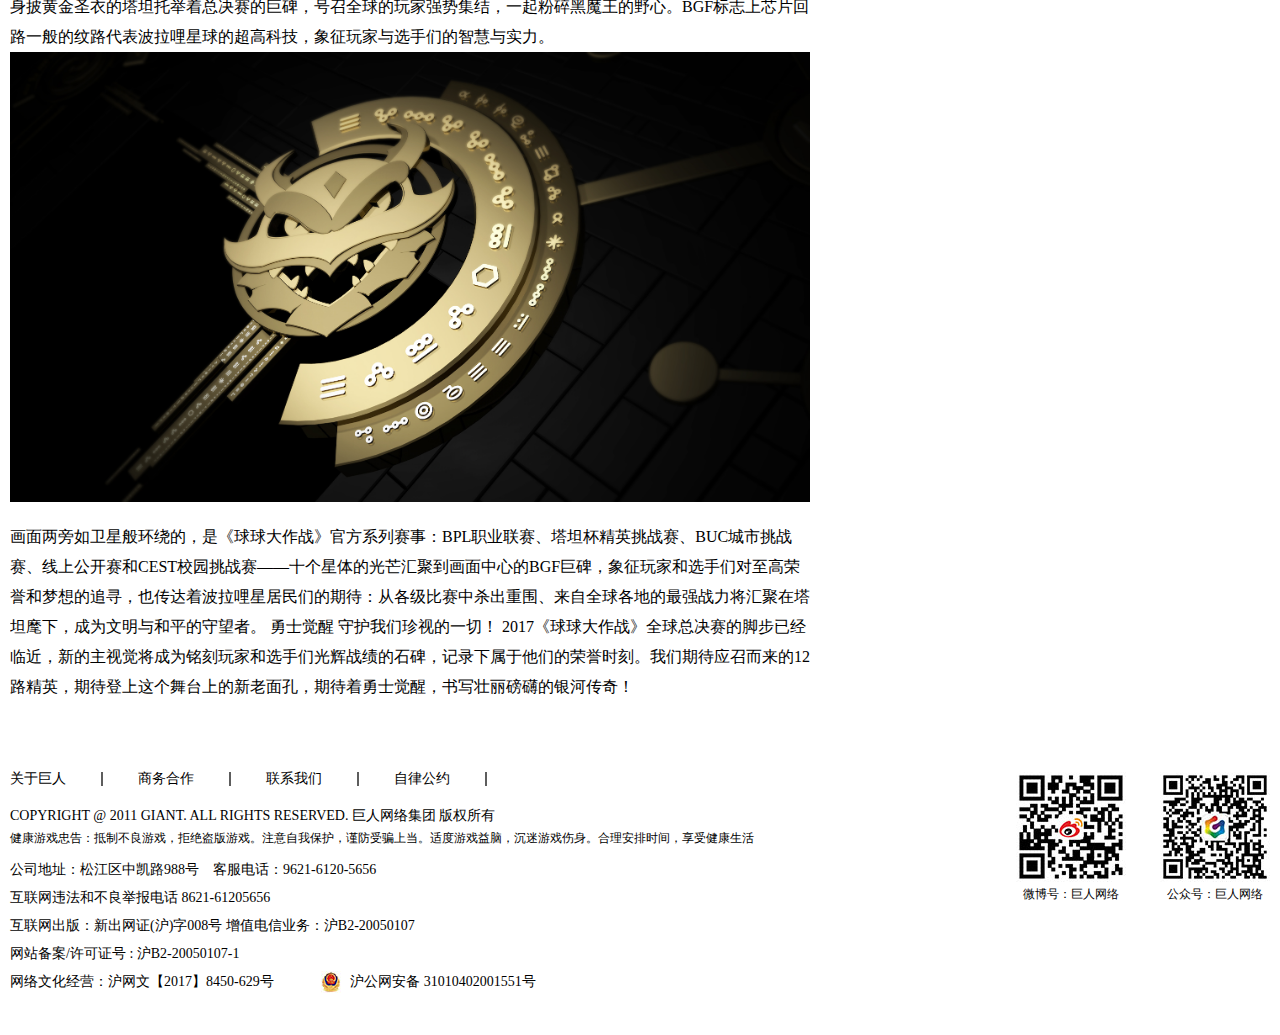
<file: xinwenye.html>
<!DOCTYPE html>
<html lang="en">
<head>
	<meta charset="UTF-8">
	<title>p3</title>
	<link rel="stylesheet" href="css/p3.css">
</head>
<body>
	<header>
	<div class="top">
		<div class="head">
			<img src="img/logo.jpg" alt="">
			<div class="head_nav">
				<ul class="last">
					<li><a href="wangzhan.html">首页</a></li>
					<li><a href="newslist.html">新闻中心</a></li>
					<li><a href="new.html">新品推荐</a></li>
					<li><a href="contact.html">联系我们</a></li>
					<li><a href="aboutus.html">关于我们</a></li>
					<li><a class="quick_nav" href="">快速导航</a></li>
					
				</ul>
			</div>
		</div></div>

	</header>
	<div class="s1">
		<div class="s11">
			<h2>新闻中心<span>/news</span></h2>
		</div>
	</div>
	<div class="s2">
		<div class="s22">
			<div class="s221">
				<h2>勇士觉醒 2017《球球大作战》全球总决赛主视觉设计公布</h2>
				<p>
                    由巨人网络、阿里体育联合主办，统一冰红茶独家冠名的2017《球球大作战》全球总决赛（BGF）将于2018年2月10日开战，总决赛舞台坐落上海梅赛德斯奔驰文化中心——这也是首个在梅奔举办的大型移动电竞赛事。围绕今年的赛事主题“波拉哩保卫战·勇士觉醒”，依然会有12支来自全球各地的精英战队聚集在勇者圣杯之下，为荣誉而战。</p>
                    <img src="img/20171225170807_18132.jpg" alt="">
                    <p>波拉哩星球岌岌可危，勇士觉醒迎战卡奥斯。自去年“波拉哩保卫战”胜利收官之后，波拉哩星的故事继续推进，迎来了新的篇章。球球宇宙中最大的反派卡奥斯集结“黑洞军团”，在暗影之中伺机而动。热爱和平的波拉哩星居民决定未雨绸缪，召集最强大的战士，共同迎击随时可能进犯的黑魔王卡奥斯。
                    <img src="img/20171225170832_57206.jpg" alt="">
                    <p>身披黄金圣衣的塔坦托举着总决赛的巨碑，号召全球的玩家强势集结，一起粉碎黑魔王的野心。BGF标志上芯片回路一般的纹路代表波拉哩星球的超高科技，象征玩家与选手们的智慧与实力。</p>
                    <img src="img/20171225170844_11543.jpg" alt="">
                    <p>画面两旁如卫星般环绕的，是《球球大作战》官方系列赛事：BPL职业联赛、塔坦杯精英挑战赛、BUC城市挑战赛、线上公开赛和CEST校园挑战赛——十个星体的光芒汇聚到画面中心的BGF巨碑，象征玩家和选手们对至高荣誉和梦想的追寻，也传达着波拉哩星居民们的期待：从各级比赛中杀出重围、来自全球各地的最强战力将汇聚在塔坦麾下，成为文明与和平的守望者。

勇士觉醒 守护我们珍视的一切！

2017《球球大作战》全球总决赛的脚步已经临近，新的主视觉将成为铭刻玩家和选手们光辉战绩的石碑，记录下属于他们的荣誉时刻。我们期待应召而来的12路精英，期待登上这个舞台上的新老面孔，期待着勇士觉醒，书写壮丽磅礴的银河传奇！</p>
</p>
			</div>
			<div class="s222">
				<div class="s2221">
					<h2>焦点资讯</h2>
					<img src="img/59ba5a8e02d2a.jpg" alt="">
				</div>
				<div class="s2222">
					<h2>热门新闻</h2>
					<div class="newslist">
					<ul>
						<li><div>新闻</div><a href=""><span>《犬夜叉-奈落之战》明日10点开启战国测试</span><span class="time"></span></a></li>
						<li><div>新闻</div><a href=""><span>《征途世界》颠覆印象  六大职业配合大不同 ！</span><span class="time"></span></a></li>
						<li><div>新闻</div><a href=""><span>《征途2》玩家虐狗事件：奇葩情侣名！</span><span class="time"></span></a></li>
						<li><div>新闻</div><a href=""><span> 大头系列！《艾尔之光》超萌的同人图</span><span class="time"></span></a></li>
					</ul>
				</div>
				</div>
			</div>
		</div>
	</div>
		<footer>
		<div class="wrapper">
			<div class="left">
				<ul class="list">
					<li>
						<a href="">关于巨人</a>
					</li>
					<li>
						<a href="">商务合作</a>
					</li>
					<li>
						<a href="">联系我们</a>
					</li>
					<li>
						<a href="">自律公约</a>
					</li>
				</ul>
				<p class="copyright">
					
                COPYRIGHT @ 2011 GIANT. ALL RIGHTS RESERVED. 巨人网络集团 版权所有
            
				</p>
				<p class="youxi">健康游戏忠告：抵制不良游戏，拒绝盗版游戏。注意自我保护，谨防受骗上当。适度游戏益脑，沉迷游戏伤身。合理安排时间，享受健康生活</p>
				<p class="bian">公司地址：松江区中凯路988号&nbsp;&nbsp;&nbsp;&nbsp;客服电话：9621-6120-5656<br>
                互联网违法和不良举报电话  8621-61205656<br>
                互联网出版：新出网证(沪)字008号 增值电信业务：沪B2-20050107<br>
                <a href="http://www.miitbeian.gov.cn/" target="_blank">网站备案/许可证号 : 沪B2-20050107-1 </a><br>
                网络文化经营：沪网文【2017】8450-629号
                <a href="http://www.beian.gov.cn/portal/registerSystemInfo?recordcode=31010402001551" target="_blank"><span class="gongan"></span>沪公网安备 31010402001551号</a></p>
			</div>
			<div class="right">
				<div class="p1"><img src="img/qrcode1.jpg" alt=""><p>
                微博号：巨人网络</p></div>
				<div class="p2"><img src="img/qrcode2.jpg" alt=""><p>
                    公众号：巨人网络
                </p></div>
			</div>
		</div>
	</footer>
</body>
</html>
</file>
<file: css/wangzhan.css>
/*
* @Author: lisheng
* @Date:   2018-05-29 11:10:44
* @Last Modified by:   lisheng
* @Last Modified time: 2018-06-13 16:29:00
*/
*{
	margin: 0;
	padding: 0;
	list-style: none;
}
a{
	/* 去除a标签的下划线 */
	text-decoration: none;
}
header{
	width: 100%;
	height: 105px;
	padding-top: 5px;
	background: white;
	
	background: url('../img/beijing.jpg') no-repeat top center;
}
.head{
	width: 1260px;
	height: 105px;
	margin: 0 auto 0;
	position: relative;

}
.xiala{
	width: 1060px;
	height: 250px;
	background: rgba(0, 0, 0, 0.5);
	position: absolute;
	left: -400px;
	top: -420px;
	display: none;
	transition: all 10s;
	z-index: 999;
	padding: 30px 200px;
	box-sizing: border-box;
}
.xiala h3{
	display: block;
	width: 60px;
	height: 30px;
	background: #00b0ff;
	color: white;
	font-size: 24px;
	line-height: 30px;
	text-align: center;
	font-weight: normal;
}
.top .head .head_nav .last .xiala li a{
	font-size: 16px;
	line-height: 34px;
	color: rgba(255, 255, 255, 0.5);
}
.last li:last-child:hover .xiala{
	transform: translateY(500px);
	display: block;
	transition: all 10s;
}
.top{
	width: 100%;
	height: 105px;
	background: white;
	z-index: 99;
}
.head_nav{
	width: 665px;
	height: 36px;
	position: absolute;
	top: 40px;
	right: 0;
}
.head_nav ul li:hover a{
	color: lightblue;
}
.head_nav ul li:hover .quick_nav{
	transform:scale(0.8);
	transition: all 0.8s;
}
.head_nav .last{
	display: flex;
	justify-content: space-between;
	color: black;
}
.head_nav .last li a{
	color: black;
}
.head_nav .last .quick_nav{
	display: block;
    width: 71px;
    height: 36px;
    background: url('../img/nav.jpg') no-repeat center;
    color: #631c1c;
    font-size: 14px;
    line-height: 34px;
    position: relative;
    padding-left: 32px;
    top: -5px;
    color: white;
}
.section1{
	width: 100%;
	height: 713px;
	position: relative;
}
.btn{
	width: 100px;
	height: 18px;
	position: absolute;
	bottom: 15px;
	right: 0px;
	left: 0;
	margin: auto;
	display: flex;
	z-index: 99;
}
.btn div{
	width: 15px;
	height: 15px;
	border-radius: 50%;
	border: 2px solid rgba(255, 255, 255, 0.3);
	margin-right: 5px;
	background: rgba(0, 0, 0, 0.4);
}
.btn .hot{
	background: rgba(255, 255, 255, 0.4)
}
.section1 ul li{
	width: 100%;
	height: 713px;
	position: absolute;
	/* overflow: hidden; */
}
.section1 ul li:nth-child(1) {

	background: url('../img/lz.jpg')-320px;
}
.section1 ul li:nth-child(2) {

	background: url('../img/banner2.jpg')-320px;
}
.section1 ul li:nth-child(3) {

	background: url('../img/banner.jpg')-320px;
}
.section2{
	width: 100%;
	height: 194px;
	background: #00b0ff;
}
.section2 .wraper{
	width: 1260px;
	height: 100%;
	margin: 0 auto ;

}
.recommend_list{
	width: 1280px;
	margin-left: -11px;
	padding-top: 10px;
	
}
.recommend_list li{
    width: 307px;
    float: left;
    display: inline;
    margin-left: 11px;
    position: relative;
    overflow: hidden;
 }
 .recommend_list li div{
 	position: absolute;
 	top: 20px;
 	left: 35px;
 	font-size: 24px;
 	color: white;
 }
 .recommend_list li:hover div{
 	transform: translateX(10px);
 	transition: all 1s;
 }
 .recommend_list li:hover img{
 	transform: scale(1.1);
 	transition: all 1s;
 }
 .section3{
 	width: 100%;
 	height: 239px;
 	background: white;
 }
 .section3 .wrapper{
 	width: 1226px;
 	height: 100%;
 	display: flex;
 	justify-content: space-between;
 	margin: 0 auto;
 }
 .section3 li:hover a{
	color: lightblue;
 }
.d1{
	height: 31px;
    line-height: 31px;
    color: #0b3b8c;
    font-size: 30px;
    overflow: hidden;
    margin-bottom: 30px;
}
.g1,.g2{
	width: 540px;
	height: 100%;

}
#ss{
	z-index: -99；
}
.g3{
	width: 180px;
	height: 100%;
}
.top .head .head_nav .last .xiala .gg{
	width: 220px;
	height: 100%;
	float: left;
	color: black;
	display: inline-block;
}
.section3 a{
	display: inline-block;
	width: 150px;
	height: 27px;
	color: black;
}
.g1 ul,.g2 ul{
	display: flex;
	flex-wrap: wrap;
}
.section4{
	width: 100%;
	height: 390px;
	display: flex;
	justify-content: space-between;
}
.section4l{
	width: 50%;
	height: 100%;
	display: inline-block;
	background: url('../img/zz.jpg') -200px 0;
	position: relative;
}
.section4p{
	width: 50%;
	height: 100%;
	display: inline-block;
	background: url('../img/zzz.jpg') -200px 0;
	position: relative;
}
.section4l .icon-sanjiaofangxiangzuoshixin{
	position: absolute;
	color: #f7f7f7;
	font-size: 60px;
	top:165px;
	right: -7px;
}
.section4 .icon-sanjiaofangxiangyoushixin{
	position: absolute;
	color: #f7f7f7;
	font-size: 60px;
	top:165px;
	left:-6px;
}
.section4r{
	width: 50%;
	height: 100%;
	display: inline-block;
	position: relative;
	background: #f7f7f7;
}
.section4r .match_info div:hover {
	transform: scale(0.8);
	transition: all 1s;
}
.match_info{
	width: 610px;
	height: 236px;
	position: absolute;
	left: 100px;
	top: 36px;
}
.match_info p{
	font-size: 60px;
}
.lanz{
	    color: #00b0ff;
}
.match_info p:nth-child(2){
	    font-size: 18px;
    color: #666666;
    line-height: 1.8;
    margin-top: 30px;
}
.match_info div{
	    font-size: 16px;
    display: inline-block;
    width: 134px;
    height: 41px;
    line-height: 41px;
    background: url('../img/viewdetail.jpg') no-repeat center;
    color: #00b0ff;
    text-align: center;
    vertical-align: middle;
    margin-top: 40px;
}
.section5{
	width: 100%;
	height: 380px;
	overflow: hidden;
}
.section5 .wrapper{
	width: 1260px;
	height: 220px;
	margin: 100px auto;
	display: flex;
	justify-content: space-between;
	padding-top: 4px;
}
.section5 .wrapperl{
	width: 630px;
	height: 220px;
	background: white;
	display: flex;
	justify-content: start;
}
.section5 .wrapperr{
	width: 630px;
	height: 220px;
}
.newsl img{
	width: 220px;
	height: 220px;
}
.newsl {
	width: 220px;
	height: 220px;
}
.newsr {
	width: 375px;
	height: 174px;
	    padding-left: 24px;
    padding-top: 33px;
    position: relative;
}
.newsr h3{
	    font-size: 16px;
    font-family: Arial;
    color: black;
    font-weight: bold;
}
.newsr p{
	line-height: 25px;
    margin-top: 20px;
    font-size: 14px;
    position: relative;
    color: #000000;
    height: 100px;
    overflow: hidden;
    text-overflow: ellipsis;
}
.genduo{
	    background: url('../img/btn_bg1.jpg') no-repeat center;
    width: 88px;
    height: 27px;
    line-height: 27px;
    text-align: center;
    color: #fff;
    font-size: 14px;
    position: absolute;
    right: 36px;
    bottom: 23px;
}
.wrapperr h2{
	    color: #222222;
    font-size: 22px;
    margin-left: 36px;
}
.wrapperr span{
	color: #ccc;
}
.wrapperr h2 a{
	display: inline-block;
	width: 20px;
	height: 20px;
	background: #ccc;
	color: white;
	line-height: 20px;
	text-align: center;
}
.newslist{
	width: 590px;
    margin-left: 36px;
    overflow: hidden;
    margin-top: 20px;
    position: relative;
    height: 175px;
}
.newslist li:hover span{
	color: lightblue;
}
.newslist li{
	    height: 36px;
    line-height: 35px;
    border-top: 1px dashed #cecece;
    margin-top: -2px;
    position: relative;
    font-size: 16px;
    border-bottom: 1px dashed #ccc;
	

}
.newslist li a{
	 display: flex;
    justify-content: space-between;
}
.newslist li span{
	width: auto;
    overflow: hidden;
    font-size: 14px;
	color: black;
}
.newslist li .time{
	color: #ccc;
}
footer{
	width: 100%;
	/* height: 421px; */
	background: white;
	padding: 50px 0 0 0;
	overflow: hidden;
}
footer .wrapper{
	width: 1260px;
	height: 263px;
	margin: 0 auto;
}
.left{
	width: 758px;
	height: 263px;
	float: left;
}
.right{
	width: 288px;
	height: 134px;
	    float: right;
    font-size: 12px;
    text-align: center;
}
.left .list{
	width: 758px;
	height: 20px;
}
.left .list a{
	 	color: black;
}
.left .list li{
	 		float: left;
    padding-right: 35px;
    font-size: 14px;
    border-right: 2px solid #5d5d5d;
    margin-right: 35px;
    line-height: 1;
}
.copyright{
	font-size: 14px;
    line-height: 2;
    margin-top: 10px;
}
.youxi{
	font-size: 12px;
	line-height: 16px;
}
.bian{
	font-size: 14px;
    line-height: 2;
    margin-top: 10px;
    vertical-align: middle;
    position: relative;
}
.bian a{
	color: black;
}
.gongan{
	display: inline-block;
    vertical-align: middle;
    width: 20px;
    height: 22px;
    background: url('../img/gongan.jpg') no-repeat center;
    margin-left: 44px;
    margin-right: 9px;
}
.p1,.p2{
	    margin-left: 34px;
	    float: left;
}
.right img{
	width: 110px;
}
.section1 img{
	height: 713px;
}
</file>
<file: css/p2.css>
/*
* @Author: lisheng
* @Date:   2018-05-29 15:22:26
* @Last Modified by:   lisheng
* @Last Modified time: 2018-05-31 19:07:11
*/
*{
	margin: 0;
	padding: 0;
	list-style: none;
}
a{
	/* 去除a标签的下划线 */
	text-decoration: none;
}
header{
	width: 100%;
	height: 94px;
	background: white;
	
}
.head{
	width:1000px;
	height: 94px; 
	margin: 0 auto;
	overflow: hidden;
}
.log1{
	    width: 148px;
    height: 62px;
    margin: 16px 36px 0 0;
    float: left;
}
.log2{
	    width: 212px;
    height: 41px;
    margin-top: 26px;
    float: left;
}
.section1{
	    position: relative;
    background-color: #31a0db;
    width: 100%;
    height: 66px;
    line-height: 66px;
    z-index: 2
}
.section1 li:hover i{
	transform: rotate(90deg);
}
.section1 li:hover{
	background: rgba(0, 0, 250, 0.1)
}
.section1 nav{
	width: 1000px;
	height: 100%;
	margin: 0 auto;
}

.section1 nav li{
	margin-right: 35px;
	float: left;
	position: relative;
}
.section1 li a{
	color: white;
}
.section1 nav li .xl{
	width: 100%;
	position: absolute;
	top: 66px;
	left:0;
	background: #31a0db;
	display: none;
}
.section1 nav li .xl p{
	width: 100%;
	height: 40px;
	text-align: center;
	line-height: 40px;
}
.section1 nav li .xl p:hover{
	background: rgba(0,0,250,0.2);
}
.section1 nav ul li a .icon-sanjiaofangxiangyoushixin{
	font-size: 3px;
	display: inline-block;
	transition: all 0.1s;
}
.section2{
	width: 100%;
}
.section2 img{
	width: 100%;
}
.section3{
	width: 100%;
}
.section3 h2{
	font-size: 30px;
	display: block;
	border-bottom: 1px solid #ccc;
	width: 1000px;
	padding-bottom: 10px;
	margin: 30px  auto 0;
}
.section3 span{
	font-size: 15px;

}
.s2{
	width: 1000px;
	height: 2898px;
	margin: 0 auto;
	display: flex;
	justify-content: start;
}
.zuo{
	padding-right: 10px;
    width: 225px;
    height: 100%;
    border-right: 1px solid #bababa;
    overflow: hidden;
}
.zuo .list{
	    margin-top: 30px;
    width: 100%;
    overflow: hidden;
}
.zuo .list a{
	display: block;
	border-bottom: 1px solid #ccc;
	padding-bottom: 10px;
	margin-top: 20px;
	color: black;
}
.you{
	width: 764px;
	height: 2848px;
	padding: 40px 35px 0;
}
.you h3{
	display: block;
	width: 100%;
	height: 57px;
	border-bottom: 1px solid #ccc;
	text-align: center;
	font-size: 24px;
}
.you p{
	margin-bottom: 30px;
	margin-top: 30px;
	line-height:22px;
}
.you ul li img{
	width: 100%;
}
footer{
	width: 100%;
	/* height: 421px; */
	background: white;
	padding: 50px 0 0 0;
	overflow: hidden;
}
footer .wrapper{
	width: 1260px;
	height: 263px;
	margin: 0 auto;
}
.left{
	width: 758px;
	height: 263px;
	float: left;
}
.right{
	width: 288px;
	height: 134px;
	    float: right;
    font-size: 12px;
    text-align: center;
}
.left .list{
	width: 758px;
	height: 20px;
}
.left .list a{
	 	color: black;
}
.left .list li{
	 		float: left;
    padding-right: 35px;
    font-size: 14px;
    border-right: 2px solid #5d5d5d;
    margin-right: 35px;
    line-height: 1;
}
.copyright{
	font-size: 14px;
    line-height: 2;
    margin-top: 10px;
}
.youxi{
	font-size: 12px;
	line-height: 16px;
}
.bian{
	font-size: 14px;
    line-height: 2;
    margin-top: 10px;
    vertical-align: middle;
    position: relative;
}
.bian a{
	color: black;
}
.gongan{
	display: inline-block;
    vertical-align: middle;
    width: 20px;
    height: 22px;
    background: url('../img/gongan.jpg') no-repeat center;
    margin-left: 44px;
    margin-right: 9px;
}
.p1,.p2{
	    margin-left: 34px;
	    float: left;
}
.right img{
	width: 110px;
}
</file>
<file: css/p6.css>
/*
* @Author: lisheng
* @Date:   2018-06-03 11:50:08
* @Last Modified by:   lisheng
* @Last Modified time: 2018-06-07 16:31:25
*/
/*
* @Author: lisheng
* @Date:   2018-05-31 18:34:13
* @Last Modified by:   lisheng
* @Last Modified time: 2018-05-31 19:05:41
*/
*{
	margin: 0;
	padding: 0;
	list-style: none;
}
a{
	/* 去除a标签的下划线 */
	text-decoration: none;
}
header{
	width: 100%;
	height: 105px;
	padding-top: 5px;
	background: white;
	
	background: url('../img/beijing.jpg') no-repeat top center;
}
.head{
	width: 1260px;
	height: 105px;
	margin: 0 auto 0;
	position: relative;

}
.top{
	width: 100%;
	height: 105px;
	background: white;
}
.head_nav{
	width: 665px;
	height: 36px;
	position: absolute;
	top: 40px;
	right: 0;
}
.head_nav ul li:hover a{
	color: lightblue;
}
.head_nav ul li:hover .quick_nav{
	transform:scale(0.8);
	transition: all 0.8s;
}
.head_nav .last{
	display: flex;
	justify-content: space-between;
	color: black;
}
.head_nav .last li a{
	color: black;
}
.head_nav .last .quick_nav{
	display: block;
    width: 71px;
    height: 36px;
    background: url('../img/nav.jpg') no-repeat center;
    color: #631c1c;
    font-size: 14px;
    line-height: 34px;
    position: relative;
    padding-left: 32px;
    top: -5px;
    color: white;
}
.s1{
	width: 100%;
	height: 200px;
	background: url('../img/top_bg.jpg')
}
.s11{
	width: 1000px;
	height: 200px;
	margin: 0 auto;
	color: white;
	padding-top: 140px;
	box-sizing: border-box;
}
.s11 h2{
	font-size: 36px;
}
.s2{
	width: 100%;
}
.s22{
	width: 1260px;
	height: 100%;
	margin: 0 auto;
}
.s221{
	    width: 800px;
    float: left;
    display: inline;
    overflow: hidden;
    margin-top: 80px;
    overflow: hidden;
}
.s221 p{
	line-height: 30px;
	margin-top: 20px;
}
.s221 img{
	width: 100%;
	display: block;
}
.s222{
	    width: 390px;
    float: left;
    margin-left: 69px;
    margin-top: 80px;
    overflow: hidden;
}
.s222 img{
	width: 100%;
	margin-top: 50px;
}
.s2221{
	width: 100%;
	height: 300px;
}
.newslist{
	width: 590px;
    margin-left: 36px;
    overflow: hidden;
    margin-top: 20px;
    position: relative;
    height: 175px;
}
.newslist li:hover span{
	color: lightblue;
}
.newslist li{
	    height: 36px;
    line-height: 35px;
    border-top: 1px dashed #cecece;
    margin-top: -2px;
    position: relative;
    font-size: 16px;
    border-bottom: 1px dashed #ccc;
	display: flex;
	justify-content: start;

}
.newslist li a{
	 display: flex;
    justify-content: space-between;
}
.newslist li span{
	width: auto;
    overflow: hidden;
    font-size: 14px;
	color: black;
}
.newslist li .time{
	color: #ccc;
}
.newslist div{
	display: inline-block;
	width: 38px;
	height: 26px;
	background: #ccc;
	line-height: 26px;
	text-align: center;
}
footer{
	width: 100%;
	/* height: 421px; */
	background: white;
	padding: 50px 0 0 0;
	overflow: hidden;
}
footer .wrapper{
	width: 1260px;
	height: 263px;
	margin: 0 auto;
}
.left{
	width: 758px;
	height: 263px;
	float: left;
}
.right{
	width: 288px;
	height: 134px;
	    float: right;
    font-size: 12px;
    text-align: center;
}
.left .list{
	width: 758px;
	height: 20px;
}
.left .list a{
	 	color: black;
}
.left .list li{
	 		float: left;
    padding-right: 35px;
    font-size: 14px;
    border-right: 2px solid #5d5d5d;
    margin-right: 35px;
    line-height: 1;
}
.copyright{
	font-size: 14px;
    line-height: 2;
    margin-top: 10px;
}
.youxi{
	font-size: 12px;
	line-height: 16px;
}
.bian{
	font-size: 14px;
    line-height: 2;
    margin-top: 10px;
    vertical-align: middle;
    position: relative;
}
.bian a{
	color: black;
}
.gongan{
	display: inline-block;
    vertical-align: middle;
    width: 20px;
    height: 22px;
    background: url('../img/gongan.jpg') no-repeat center;
    margin-left: 44px;
    margin-right: 9px;
}
.p1,.p2{
	    margin-left: 34px;
	    float: left;
}
.right img{
	width: 110px;
}
.section1 img{
	height: 713px;
}
html { overflow-x: hidden; overflow-y: auto; }

.s221{
	width: 800px;
	padding-top: 480px;
	box-sizing: border-box;
	height: 1200px;
	background: url('../img/QQ浏览器截图20180603121254.png') no-repeat ;
}
.us{
	width: 100%;
    overflow: hidden;
    height: 500px;
}
.us ul{
	width: 100%;
    overflow: hidden;
    padding: 20px 0 30px;
    padding-left: 50px;
    
}
.us ul li{
	    margin-right: 48px;
    float: left;
    width: 100%;
    border-bottom: 1px solid #bababa;
    margin-bottom: 30px;
   
}
.us ul li:last-child{
border-bottom: none;
}
</file>
<file: css/longz.css>
/*
* @Author: lisheng
* @Date:   2018-06-07 17:31:56
* @Last Modified by:   lisheng
* @Last Modified time: 2018-06-07 17:32:54
*/
/*
* @Author: lisheng
* @Date:   2018-05-31 18:34:13
* @Last Modified by:   lisheng
* @Last Modified time: 2018-06-04 18:56:41
*/
*{
	margin: 0;
	padding: 0;
	list-style: none;
}
html { overflow-x: hidden; overflow-y: auto; }

a{
	/* 去除a标签的下划线 */
	text-decoration: none;
}
header{
	width: 100%;
	height: 105px;
	padding-top: 5px;
	background: white;
	
	background: url('../img/beijing.jpg') no-repeat top center;
}
.head{
	width: 1260px;
	height: 105px;
	margin: 0 auto 0;
	position: relative;

}
.top{
	width: 100%;
	height: 105px;
	background: white;
}
.head_nav{
	width: 665px;
	height: 36px;
	position: absolute;
	top: 40px;
	right: 0;
}
.head_nav ul li:hover a{
	color: lightblue;
}
.head_nav ul li:hover .quick_nav{
	transform:scale(0.8);
	transition: all 0.8s;
}
.head_nav .last{
	display: flex;
	justify-content: space-between;
	color: black;
}
.head_nav .last li a{
	color: black;
}
.head_nav .last .quick_nav{
	display: block;
    width: 71px;
    height: 36px;
    background: url('../img/nav.jpg') no-repeat center;
    color: #631c1c;
    font-size: 14px;
    line-height: 34px;
    position: relative;
    padding-left: 32px;
    top: -5px;
    color: white;
}
.s1{
	width: 100%;
	height: 200px;
	background: url('../img/top_bg.jpg')
}
.s11{
	width: 1000px;
	height: 200px;
	margin: 0 auto;
	color: white;
	padding-top: 140px;
	box-sizing: border-box;
}
.s11 h2{
	font-size: 36px;
}
.s2{
	width: 100%;
}
.s22{
	width: 1260px;
	height: 100%;
	margin: 0 auto;
}
.s221{
	    width: 800px;
    float: left;
    display: inline;
    overflow: hidden;
    margin-top: 80px;
    overflow: hidden;
}
.s221 p{
	line-height: 30px;
	margin-top: 20px;
}
.s221 img{
	width: 100%;
	display: block;
}
.s222{
	    width: 390px;
    float: left;
    margin-left: 69px;
    margin-top: 80px;
    overflow: hidden;
}
.s222 img{
	width: 100%;
	margin-top: 50px;
}
.s2221{
	width: 100%;
	height: 300px;
}
.newslist{
	width: 590px;
    margin-left: 36px;
    overflow: hidden;
    margin-top: 20px;
    position: relative;
    height: 175px;
}
.newslist li:hover span{
	color: lightblue;
}
.newslist li{
	    height: 36px;
    line-height: 35px;
    border-top: 1px dashed #cecece;
    margin-top: -2px;
    position: relative;
    font-size: 16px;
    border-bottom: 1px dashed #ccc;
	display: flex;
	justify-content: start;

}
.newslist li a{
	 display: flex;
    justify-content: space-between;
}
.newslist li span{
	width: auto;
    overflow: hidden;
    font-size: 14px;
	color: black;
}
.newslist li .time{
	color: #ccc;
}
.newslist div{
	display: inline-block;
	width: 38px;
	height: 26px;
	background: #ccc;
	line-height: 26px;
	text-align: center;
}
footer{
	width: 100%;
	/* height: 421px; */
	background: white;
	padding: 50px 0 0 0;
	overflow: hidden;
}
footer .wrapper{
	width: 1260px;
	height: 263px;
	margin: 0 auto;
}
.left{
	width: 758px;
	height: 263px;
	float: left;
}
.right{
	width: 288px;
	height: 134px;
	    float: right;
    font-size: 12px;
    text-align: center;
}
.left .list{
	width: 758px;
	height: 20px;
}
.left .list a{
	 	color: black;
}
.left .list li{
	 		float: left;
    padding-right: 35px;
    font-size: 14px;
    border-right: 2px solid #5d5d5d;
    margin-right: 35px;
    line-height: 1;
}
.copyright{
	font-size: 14px;
    line-height: 2;
    margin-top: 10px;
}
.youxi{
	font-size: 12px;
	line-height: 16px;
}
.bian{
	font-size: 14px;
    line-height: 2;
    margin-top: 10px;
    vertical-align: middle;
    position: relative;
}
.bian a{
	color: black;
}
.gongan{
	display: inline-block;
    vertical-align: middle;
    width: 20px;
    height: 22px;
    background: url('../img/gongan.jpg') no-repeat center;
    margin-left: 44px;
    margin-right: 9px;
}
.p1,.p2{
	    margin-left: 34px;
	    float: left;
}
.right img{
	width: 110px;
}
.section1 img{
	height: 713px;
}
</file>
<file: css/p5.css>
/*
* @Author: lisheng
* @Date:   2018-06-02 09:49:53
* @Last Modified by:   lisheng
* @Last Modified time: 2018-06-04 18:56:51
*/
*{
	margin: 0;
	padding: 0;
	list-style: none;
}
a{
	/* 去除a标签的下划线 */
	text-decoration: none;
}
header{
	width: 100%;
	height: 146px;
    position: absolute;
    left: 0;
    top: 0;
    z-index: 99;
    background: url('../img/nav (1).png') no-repeat center 0;
}
.bg{
	width: 100%;
    min-width: 1000px;
    height: 1923px;
    position: relative;
    overflow: hidden;
    margin: 0 auto;
    background: url('../img/bg.jpg') no-repeat center 0;
}
.wrap{
	position: relative;
    width: 1000px;
    margin: 0 auto;
}
.icon{
	    position: absolute;
    left: 0;
    top: 9px;
    height: 124px;
    padding-left: 132px;
    color: #f0e3ba;
    background: url('../img/Iconlogo.png') no-repeat;
    font-size: 12px;
    line-height: 26px;
}
.wrap span{
	    display: block;
    font-size: 16px;
    color: #ffffff;
    font-weight: 100;
    padding-top: 6px;
}
.wrap p{
	position: absolute;
    left: 280px;
    top: 16px;
}
.wrap p a{
	    float: left;
    display: inline;
    margin-left: 20px;
    width: 113px;
    height: 45px;
    text-align: center;
    line-height: 45px;
    color: #fff;
    font-size: 16px;
}
.wrap p a:first-child{
	background: url('../img/navo.png')
}
.wrap p a:hover{
	background: url('../img/navo.png')
}
.s2{
	    position: relative;
    width: 1000px;
    margin: 0 auto;
}
.slogn{
	position: absolute;
    width: 664px;
    height: 297px;
    left: 400px;
    top: 225px;
    background: url('../img/slogo.png') no-repeat;
}
.player{
	position: absolute;
    width: 90px;
    height: 90px;
    left: 690px;
    top: 450px;
    background: url('../img/tuoy (1).png') no-repeat center center;
}
.rot1{
	    position: absolute;
    width: 90px;
    height: 90px;
    left: 0;
    top: 0;
    background: url('../img/rote2 (1).png') no-repeat center center;
}
html { overflow-x: hidden; overflow-y: auto; }

.rot2{
	position: absolute;
    width: 120px;
    height: 122px;
    display: block;
    left: 50%;
    top: 50%;
    margin: -61px 0 0 -60px;
    background: url('../img/rote1 (1).png') no-repeat;
    -webkit-animation: rotate 4s linear infinite;
    animation: rotate 4s linear infinite;
    transform: rotate(360deg);
}
@keyframes rotate {
  0%   { transform: rotate(360deg); }
  100% { transform: rotate(0deg); }
}
.rot2:hover{
	animation: rotate 4s linear infinite;
}
.banner{
	position: absolute;
    height: 620px;
    text-align: left;
    width: 1000px;
    top: 1164px;
    margin: 0 auto;
}
.img{
	position: relative;
    margin: 0 auto;
    width: 1000px;
    height: 100%;
    /*background: url('../img/pic2.png') no-repeat center;*/
}
.w2{
    position: absolute;
    top:0;
    left: 0;
    z-index: 10;
    width: 100%;
}
/*.w2:nth-of-type(1){*/
    /*position: absolute;*/
    /*top:70px;*/
    /*left: -200px;*/
    /*width:600px ;*/

/*}*/
/*.w2:last-of-type{*/
    /*position: absolute;*/
    /*top:70px;*/
    /*left: 500px;*/
    /*width:600px ;*/
    /*z-index: 0;*/
/*}*/
.retcov{
	position: fixed;
    width: 230px;
    height: 501px;
    right: 0;
    top: 50%;
    margin-top: -250px;
    background: url('../img/float.png') no-repeat;
    z-index: 111;
}
.retcov a{
	width: 197px;
    height:220px;
    padding: 56px 0 0 34px;
    margin: 0;
    display: block;
}
.retcov a img{
	 width: 140px;
	     background: #fff;
    padding: 11px;
    -webkit-border-radius: 10px;
    border-radius: 10px;
}
</file>
<file: css/p4.css>
/*
* @Author: lisheng
* @Date:   2018-06-01 16:58:46
* @Last Modified by:   lisheng
* @Last Modified time: 2018-06-02 09:38:48
*/
*{
	margin: 0;
	padding: 0;
	list-style: none;
}
a{
	/* 去除a标签的下划线 */
	text-decoration: none;
}
header{
	width: 100%;
	height: 105px;
	padding-top: 5px;
	background: white;
	
	background: url('../img/beijing.jpg') no-repeat top center;
}
.head{
	width: 1260px;
	height: 105px;
	margin: 0 auto 0;
	position: relative;

}
.top{
	width: 100%;
	height: 105px;
	background: white;
}
.head_nav{
	width: 665px;
	height: 36px;
	position: absolute;
	top: 40px;
	right: 0;
}
.head_nav ul li:hover a{
	color: lightblue;
}
.head_nav ul li:hover .quick_nav{
	transform:scale(0.8);
	transition: all 0.8s;
}
.head_nav .last{
	display: flex;
	justify-content: space-between;
	color: black;
}
.head_nav .last li a{
	color: black;
}
.head_nav .last .quick_nav{
	display: block;
    width: 71px;
    height: 36px;
    background: url('../img/nav.jpg') no-repeat center;
    color: #631c1c;
    font-size: 14px;
    line-height: 34px;
    position: relative;
    padding-left: 32px;
    top: -5px;
    color: white;
}
.s1{
	width: 100%;
	height: 200px;
	background: url('../img/top_bg.jpg')
}
.s11{
	width: 1000px;
	height: 200px;
	margin: 0 auto;
	color: white;
	padding-top: 140px;
	box-sizing: border-box;
}
.s11 h2{
	font-size: 36px;
}
.s2{
	width: 100%;
	height: 746px;
	background: #f5f5f5;
}
.s22{
	width: 1260px;
	height: 746px;
	margin: 0 auto;
	padding-top: 80px;
	box-sizing: border-box;
}
.s221{
	width: 1330px;
	height: 486px;
}
.newslist li{
	    float: left;
    background: white;
    margin-bottom: 35px;
    margin-right: 16px;
    width: 302px;
    height: 208px;
    position: relative;
    padding-top: 30px;
    box-sizing: border-box;
    padding-right: 10px;
    padding-left: 10px;
}
.newslist li h3{
	font-size: 16px;
    color: #000000;
    line-height: 2;
    height: 64px;
    font-weight: bold;
}
.newslist li .time{
	    color: #cccccc;
    font-size: 12px;
    line-height: 2;
}
.newslist li .news{
	    font-size: 12px;
    line-height: 24px;
    color: #666666;
    height: 72px;
    overflow: hidden;
}
.newsmore{
	color: #fff;
    font-size: 28px;
    display: inline-block;
    position: absolute;
    line-height: 1;
    padding: 10px 0px 0px 15px;
    right: 0;
    bottom: 0;
    width: 23px;
    background: url('../img/news_more.png') no-repeat right bottom;
}
footer{
	width: 100%;
	/* height: 421px; */
	background: white;
	padding: 50px 0 0 0;
	overflow: hidden;
}
footer .wrapper{
	width: 1260px;
	height: 263px;
	margin: 0 auto;
}
.left{
	width: 758px;
	height: 263px;
	float: left;
}
.right{
	width: 288px;
	height: 134px;
	    float: right;
    font-size: 12px;
    text-align: center;
}
.left .list{
	width: 758px;
	height: 20px;
}
.left .list a{
	 	color: black;
}
.left .list li{
	 		float: left;
    padding-right: 35px;
    font-size: 14px;
    border-right: 2px solid #5d5d5d;
    margin-right: 35px;
    line-height: 1;
}
.copyright{
	font-size: 14px;
    line-height: 2;
    margin-top: 10px;
}
.youxi{
	font-size: 12px;
	line-height: 16px;
}
.bian{
	font-size: 14px;
    line-height: 2;
    margin-top: 10px;
    vertical-align: middle;
    position: relative;
}
.bian a{
	color: black;
}
.gongan{
	display: inline-block;
    vertical-align: middle;
    width: 20px;
    height: 22px;
    background: url('../img/gongan.jpg') no-repeat center;
    margin-left: 44px;
    margin-right: 9px;
}
.p1,.p2{
	    margin-left: 34px;
	    float: left;
}
.right img{
	width: 110px;
}
.section1 img{
	height: 713px;
}
</file>
<file: css/p3.css>
/*
* @Author: lisheng
* @Date:   2018-05-31 18:34:13
* @Last Modified by:   lisheng
* @Last Modified time: 2018-06-04 18:56:41
*/
*{
	margin: 0;
	padding: 0;
	list-style: none;
}
html { overflow-x: hidden; overflow-y: auto; }

a{
	/* 去除a标签的下划线 */
	text-decoration: none;
}
header{
	width: 100%;
	height: 105px;
	padding-top: 5px;
	background: white;
	
	background: url('../img/beijing.jpg') no-repeat top center;
}
.head{
	width: 1260px;
	height: 105px;
	margin: 0 auto 0;
	position: relative;

}
.top{
	width: 100%;
	height: 105px;
	background: white;
}
.head_nav{
	width: 665px;
	height: 36px;
	position: absolute;
	top: 40px;
	right: 0;
}
.head_nav ul li:hover a{
	color: lightblue;
}
.head_nav ul li:hover .quick_nav{
	transform:scale(0.8);
	transition: all 0.8s;
}
.head_nav .last{
	display: flex;
	justify-content: space-between;
	color: black;
}
.head_nav .last li a{
	color: black;
}
.head_nav .last .quick_nav{
	display: block;
    width: 71px;
    height: 36px;
    background: url('../img/nav.jpg') no-repeat center;
    color: #631c1c;
    font-size: 14px;
    line-height: 34px;
    position: relative;
    padding-left: 32px;
    top: -5px;
    color: white;
}
.s1{
	width: 100%;
	height: 200px;
	background: url('../img/top_bg.jpg')
}
.s11{
	width: 1000px;
	height: 200px;
	margin: 0 auto;
	color: white;
	padding-top: 140px;
	box-sizing: border-box;
}
.s11 h2{
	font-size: 36px;
}
.s2{
	width: 100%;
}
.s22{
	width: 1260px;
	height: 100%;
	margin: 0 auto;
}
.s221{
	    width: 800px;
    float: left;
    display: inline;
    overflow: hidden;
    margin-top: 80px;
    overflow: hidden;
}
.s221 p{
	line-height: 30px;
	margin-top: 20px;
}
.s221 img{
	width: 100%;
	display: block;
}
.s222{
	    width: 390px;
    float: left;
    margin-left: 69px;
    margin-top: 80px;
    overflow: hidden;
}
.s222 img{
	width: 100%;
	margin-top: 50px;
}
.s2221{
	width: 100%;
	height: 300px;
}
.newslist{
	width: 590px;
    margin-left: 36px;
    overflow: hidden;
    margin-top: 20px;
    position: relative;
    height: 175px;
}
.newslist li:hover span{
	color: lightblue;
}
.newslist li{
	    height: 36px;
    line-height: 35px;
    border-top: 1px dashed #cecece;
    margin-top: -2px;
    position: relative;
    font-size: 16px;
    border-bottom: 1px dashed #ccc;
	display: flex;
	justify-content: start;

}
.newslist li a{
	 display: flex;
    justify-content: space-between;
}
.newslist li span{
	width: auto;
    overflow: hidden;
    font-size: 14px;
	color: black;
}
.newslist li .time{
	color: #ccc;
}
.newslist div{
	display: inline-block;
	width: 38px;
	height: 26px;
	background: #ccc;
	line-height: 26px;
	text-align: center;
}
footer{
	width: 100%;
	/* height: 421px; */
	background: white;
	padding: 50px 0 0 0;
	overflow: hidden;
}
footer .wrapper{
	width: 1260px;
	height: 263px;
	margin: 0 auto;
}
.left{
	width: 758px;
	height: 263px;
	float: left;
}
.right{
	width: 288px;
	height: 134px;
	    float: right;
    font-size: 12px;
    text-align: center;
}
.left .list{
	width: 758px;
	height: 20px;
}
.left .list a{
	 	color: black;
}
.left .list li{
	 		float: left;
    padding-right: 35px;
    font-size: 14px;
    border-right: 2px solid #5d5d5d;
    margin-right: 35px;
    line-height: 1;
}
.copyright{
	font-size: 14px;
    line-height: 2;
    margin-top: 10px;
}
.youxi{
	font-size: 12px;
	line-height: 16px;
}
.bian{
	font-size: 14px;
    line-height: 2;
    margin-top: 10px;
    vertical-align: middle;
    position: relative;
}
.bian a{
	color: black;
}
.gongan{
	display: inline-block;
    vertical-align: middle;
    width: 20px;
    height: 22px;
    background: url('../img/gongan.jpg') no-repeat center;
    margin-left: 44px;
    margin-right: 9px;
}
.p1,.p2{
	    margin-left: 34px;
	    float: left;
}
.right img{
	width: 110px;
}
.section1 img{
	height: 713px;
}
</file>
